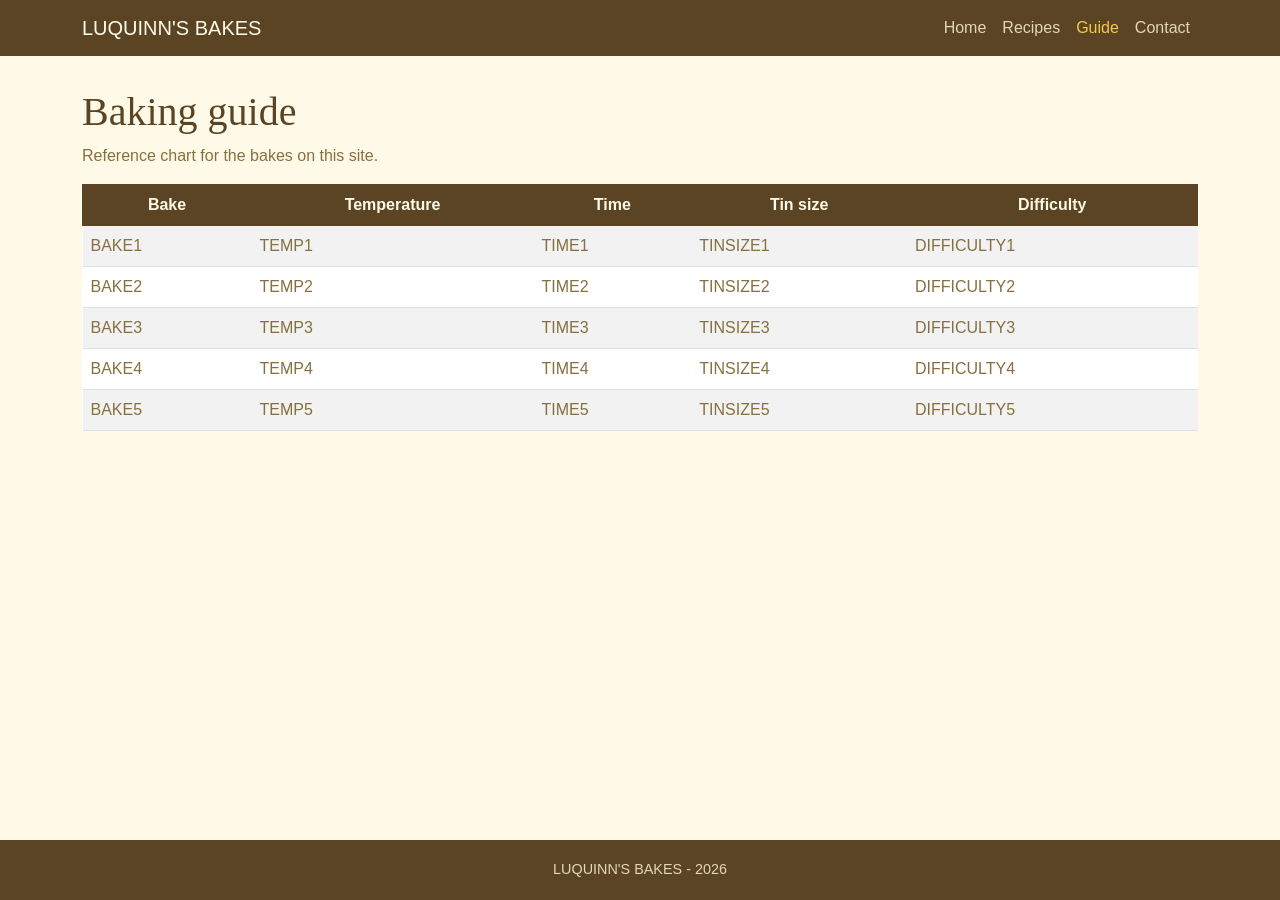
<file: 3) guide.html>
<!DOCTYPE html>
<html lang="en">
<head>
  <meta charset="UTF-8">
  <meta name="viewport" content="width=device-width, initial-scale=1.0">
  <title>Guide | LUQUINN'S BAKES </title>
  <link href="https://cdn.jsdelivr.net/npm/bootstrap@5.3.3/dist/css/bootstrap.min.css" rel="stylesheet">
  <link rel="stylesheet" href="css/style.css">
</head>
<body>

  <nav class="navbar navbar-expand-lg">
    <div class="container">
      <a class="navbar-brand" href="index.html">LUQUINN'S BAKES</a>
      <button class="navbar-toggler" type="button" data-bs-toggle="collapse" data-bs-target="#navMenu">
        <span class="navbar-toggler-icon"></span>
      </button>
      <div class="collapse navbar-collapse" id="navMenu">
        <ul class="navbar-nav ms-auto">
          <li class="nav-item"><a class="nav-link" href="index.html">Home</a></li>
          <li class="nav-item"><a class="nav-link" href="gallery.html">Recipes</a></li>
          <li class="nav-item"><a class="nav-link active" href="guide.html">Guide</a></li>
          <li class="nav-item"><a class="nav-link" href="contact.html">Contact</a></li>
        </ul>
      </div>
    </div>
  </nav>

  <main class="container">
    <h1>Baking guide</h1>
    <p>Reference chart for the bakes on this site.</p>

    <!-- table-striped adds alternating row colours
         table-responsive wrapper lets it scroll sideways on narrow phones -->
    <div class="table-responsive">
      <table class="table table-striped">
        <thead>
          <tr>
            <th>Bake</th>
            <th>Temperature</th>
            <th>Time</th>
            <th>Tin size</th>
            <th>Difficulty</th>
          </tr>
        </thead>
    <tbody>
          <tr>
            <td>BAKE1</td>
            <td>TEMP1</td>
            <td>TIME1</td>
            <td>TINSIZE1</td>
            <td>DIFFICULTY1</td>
          </tr>
          <tr>
            <td>BAKE2</td>
            <td>TEMP2</td>
            <td>TIME2</td>
            <td>TINSIZE2</td>
            <td>DIFFICULTY2</td>
          </tr>
          <tr>
            <td>BAKE3</td>
            <td>TEMP3</td>
            <td>TIME3</td>
            <td>TINSIZE3</td>
            <td>DIFFICULTY3</td>
          </tr>
          <tr>
            <td>BAKE4</td>
            <td>TEMP4</td>
            <td>TIME4</td>
            <td>TINSIZE4</td>
            <td>DIFFICULTY4</td>
          </tr>
          <tr>
            <td>BAKE5</td>
            <td>TEMP5</td>
            <td>TIME5</td>
            <td>TINSIZE5</td>
            <td>DIFFICULTY5</td>
          </tr>
        </tbody>
        
      </table>
    </div>
  </main>

  <footer class="text-center">
    <p>LUQUINN'S BAKES - 2026</p>
  </footer>

  <script src="https://cdn.jsdelivr.net/npm/bootstrap@5.3.3/dist/js/bootstrap.bundle.min.js"></script>
</body>
</html>
</file>
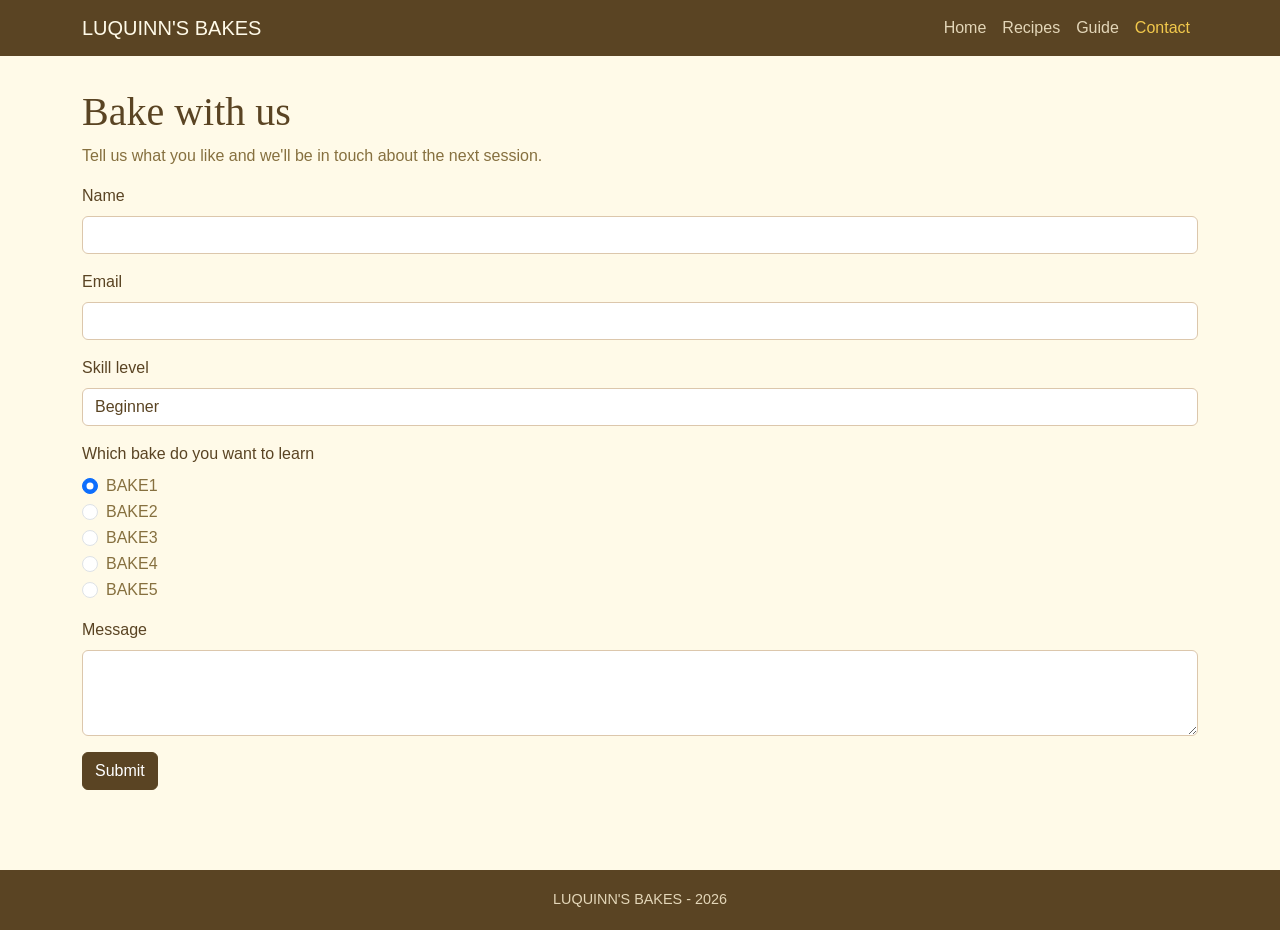
<file: 4) contact.html>
<!DOCTYPE html>
<html lang="en">
<head>
  <meta charset="UTF-8">
  <meta name="viewport" content="width=device-width, initial-scale=1.0">
  <title>Contact | LUQUINN'S BAKES</title>
  <link href="https://cdn.jsdelivr.net/npm/bootstrap@5.3.3/dist/css/bootstrap.min.css" rel="stylesheet">
  <link rel="stylesheet" href="css/style.css">
</head>
<body>

<nav class="navbar navbar-expand-lg">
    <div class="container">
      <a class="navbar-brand" href="index.html">LUQUINN'S BAKES</a>
      <button class="navbar-toggler" type="button" data-bs-toggle="collapse" data-bs-target="#navMenu">
        <span class="navbar-toggler-icon"></span>
      </button>
      <div class="collapse navbar-collapse" id="navMenu">
        <ul class="navbar-nav ms-auto">
          <li class="nav-item"><a class="nav-link" href="index.html">Home</a></li>
          <li class="nav-item"><a class="nav-link" href="gallery.html">Recipes</a></li>
          <li class="nav-item"><a class="nav-link" href="guide.html">Guide</a></li>
          <li class="nav-item"><a class="nav-link active" href="contact.html">Contact</a></li>
        </ul>
      </div>
    </div>
  </nav>

<main class="container">
    <h1>Bake with us</h1>
    <p>Tell us what you like and we'll be in touch about the next session.</p>

    <!-- action sends the data to response.html
         method="get" puts the answers in the URL so JS can read them back -->
    <form action="response.html" method="get">

      <!-- mb-3 is Bootstrap spacing: margin-bottom, size 3 -->
      <div class="mb-3">
        <label for="name" class="form-label">Name</label>
        <input type="text" class="form-control" id="name" name="name" required>
      </div>

      <div class="mb-3">
        <label for="email" class="form-label">Email</label>
        <input type="email" class="form-control" id="email" name="email" required>
      </div>

      <div class="mb-3">
        <label for="level" class="form-label">Skill level</label>
        <select class="form-select" id="level" name="level">
          <option value="Beginner">Beginner</option>
          <option value="Intermediate">Intermediate</option>
          <option value="Advanced">Advanced</option>
        </select>
      </div>

      <!-- radios share the same name so only one can be selected -->
      <div class="mb-3">
        <p class="form-label">Which bake do you want to learn</p>
        <div class="form-check">
          <input class="form-check-input" type="radio" name="baketype" id="bake1" value="BAKE1" checked>
          <label class="form-check-label" for="bake1">BAKE1</label>
        </div>
        <div class="form-check">
          <input class="form-check-input" type="radio" name="baketype" id="bake2" value="BAKE2">
          <label class="form-check-label" for="bake2">BAKE2</label>
        </div>
        <div class="form-check">
          <input class="form-check-input" type="radio" name="baketype" id="bake3" value="BAKE3">
          <label class="form-check-label" for="bake3">BAKE3</label>
        </div>
        <div class="form-check">
          <input class="form-check-input" type="radio" name="baketype" id="bake4" value="BAKE4">
          <label class="form-check-label" for="bake4">BAKE4</label>
        </div>
        <div class="form-check">
          <input class="form-check-input" type="radio" name="baketype" id="bake5" value="BAKE5">
          <label class="form-check-label" for="bake5">BAKE5</label>
        </div>
      </div>

      <div class="mb-3">
        <label for="message" class="form-label">Message</label>
        <textarea class="form-control" id="message" name="message" rows="3"></textarea>
      </div>

      <button type="submit" class="btn btn-dark">Submit</button>

    </form>
  </main>

  <footer class="text-center">
    <p>LUQUINN'S BAKES - 2026</p>
  </footer>

  <script src="https://cdn.jsdelivr.net/npm/bootstrap@5.3.3/dist/js/bootstrap.bundle.min.js"></script>
</body>
</html>
</file>
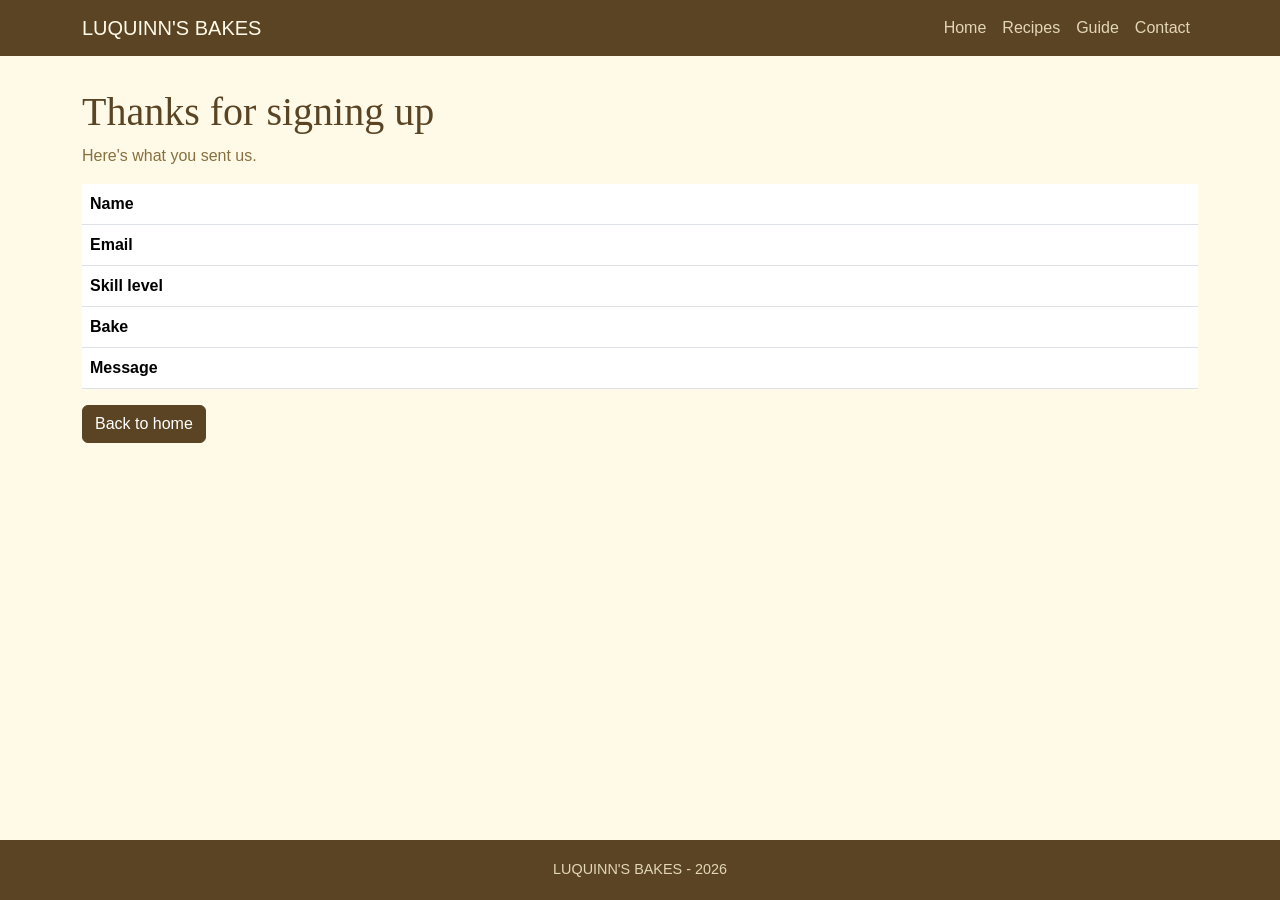
<file: 5) response.html>
<!DOCTYPE html>
<html lang="en">
<head>
  <meta charset="UTF-8">
  <meta name="viewport" content="width=device-width, initial-scale=1.0">
  <title>Thank you | LUQUINN'S BAKES</title>
  <link href="https://cdn.jsdelivr.net/npm/bootstrap@5.3.3/dist/css/bootstrap.min.css" rel="stylesheet">
  <link rel="stylesheet" href="css/style.css">
</head>
<body>

  <nav class="navbar navbar-expand-lg">
    <div class="container">
      <a class="navbar-brand" href="index.html">LUQUINN'S BAKES</a>
      <button class="navbar-toggler" type="button" data-bs-toggle="collapse" data-bs-target="#navMenu">
        <span class="navbar-toggler-icon"></span>
      </button>
      <div class="collapse navbar-collapse" id="navMenu">
        <ul class="navbar-nav ms-auto">
          <li class="nav-item"><a class="nav-link" href="index.html">Home</a></li>
          <li class="nav-item"><a class="nav-link" href="gallery.html">Recipes</a></li>
          <li class="nav-item"><a class="nav-link" href="guide.html">Guide</a></li>
          <li class="nav-item"><a class="nav-link" href="contact.html">Contact</a></li>
        </ul>
      </div>
    </div>
  </nav>

  <main class="container">
    <h1>Thanks for signing up</h1>
    <p>Here's what you sent us.</p>

    <table class="table">
      <tbody>
        <tr>
          <th>Name</th>
          <td id="outName"></td>
        </tr>
        <tr>
          <th>Email</th>
          <td id="outEmail"></td>
        </tr>
        <tr>
          <th>Skill level</th>
          <td id="outLevel"></td>
        </tr>
        <tr>
          <th>Bake</th>
          <td id="outBake"></td>
        </tr>
        <tr>
          <th>Message</th>
          <td id="outMessage"></td>
        </tr>
      </tbody>
    </table>

    <a href="index.html" class="btn btn-dark">Back to home</a>
  </main>

  <footer class="text-center">
    <p>LUQUINN'S BAKES - 2026</p>
  </footer>

  <!-- Reads the form data from the URL and shows it in the table above.
       Same method as the class FormProcessor example. -->
  <script>
    // location.search is the part of the URL after the "?"
    // e.g. "?name=Lucas&email=lucas%40gmail.com&level=Beginner"
    var formData = location.search;
    formData = formData.substring(1);          // remove the leading "?"

    // GET turns spaces into "+", so change them back to spaces
    while (formData.indexOf("+") != -1) {
      formData = formData.replace("+", " ");
    }

    formData = unescape(formData);             // decode %40 into @, etc.
    var formArray = formData.split("&");        // ["name=Lucas", "email=..."]

    // go through each pair, split it on "=", and write the value
    // into the matching cell by its id
    for (var i = 0; i < formArray.length; i++) {
      var pair = formArray[i].split("=");       // ["name", "Lucas"]
      var field = pair[0];
      var value = pair[1];

      switch (field) {
        case "name":
          document.getElementById("outName").innerHTML = value;
          break;
        case "email":
          document.getElementById("outEmail").innerHTML = value;
          break;
        case "level":
          document.getElementById("outLevel").innerHTML = value;
          break;
        case "baketype":
          document.getElementById("outBake").innerHTML = value;
          break;
        case "message":
          document.getElementById("outMessage").innerHTML = value;
          break;
      }
    }
  </script>

  <script src="https://cdn.jsdelivr.net/npm/bootstrap@5.3.3/dist/js/bootstrap.bundle.min.js"></script>
</body>
</html>
</file>
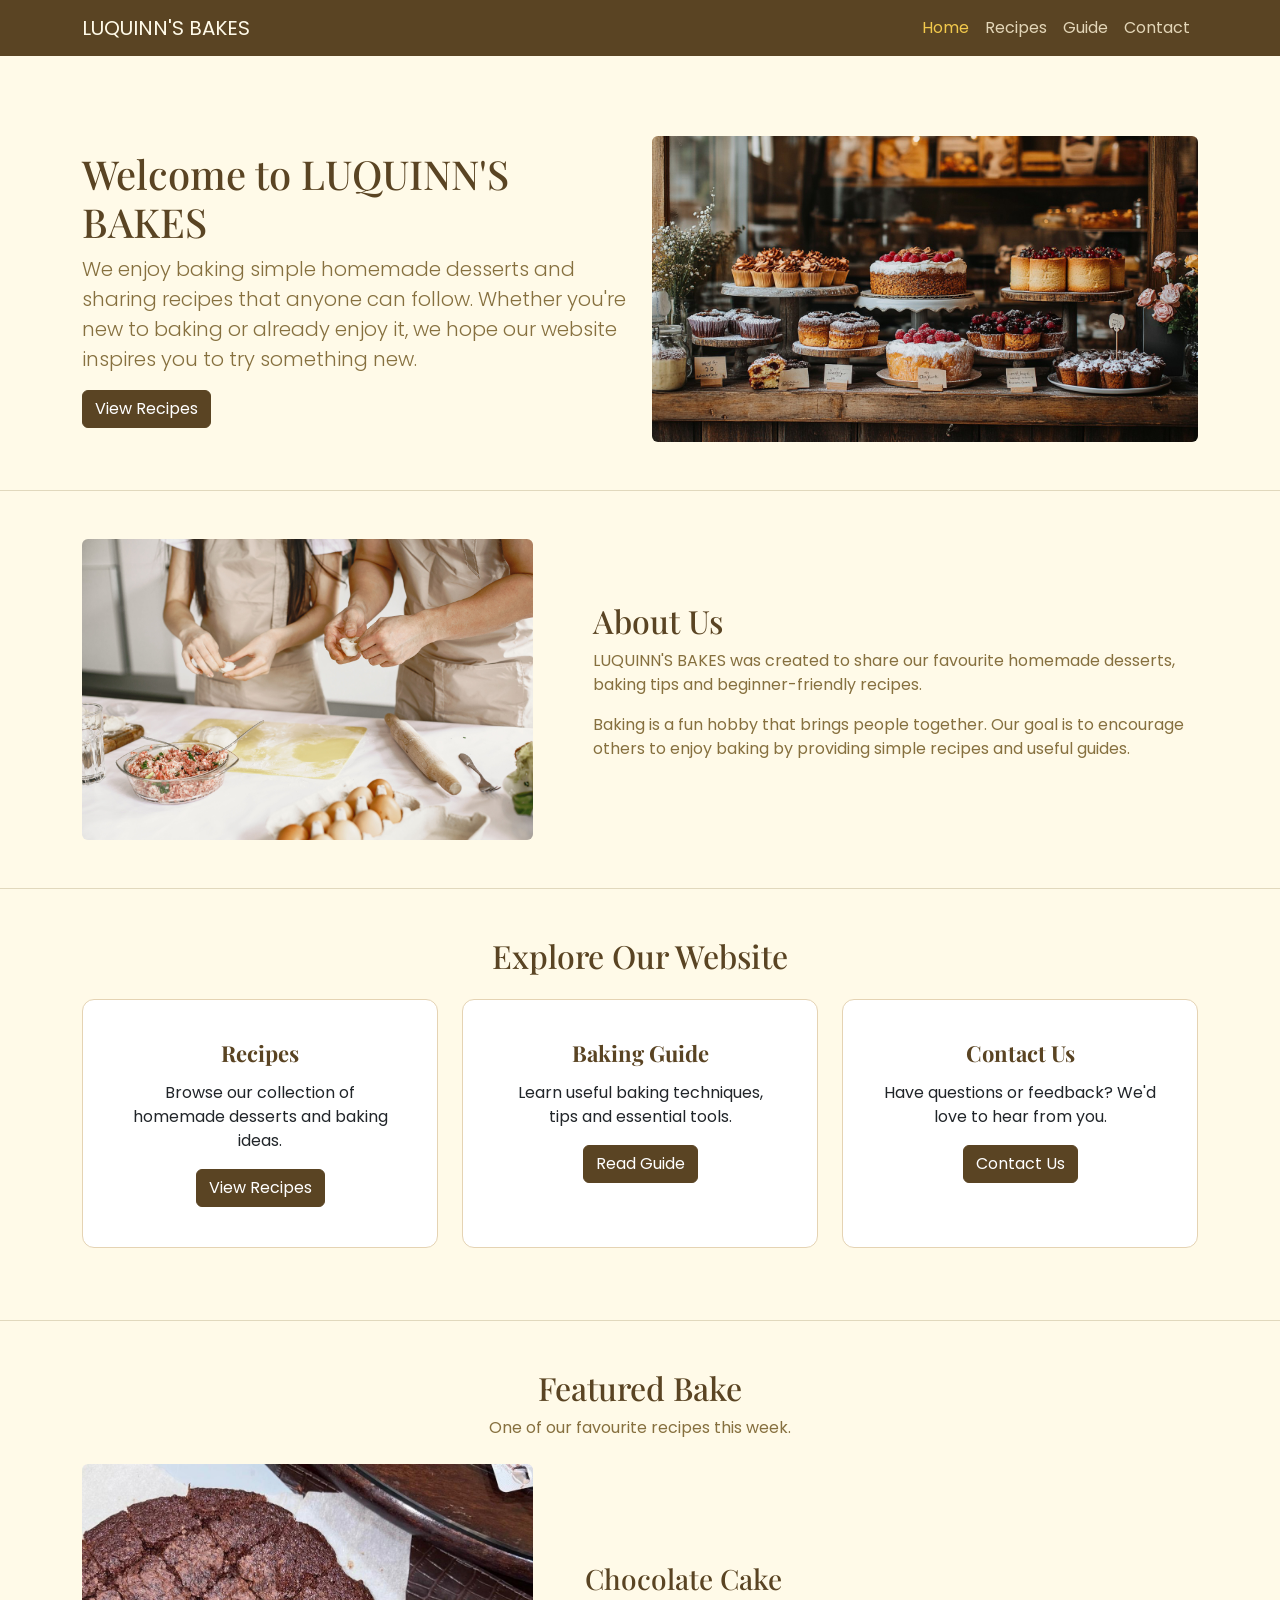
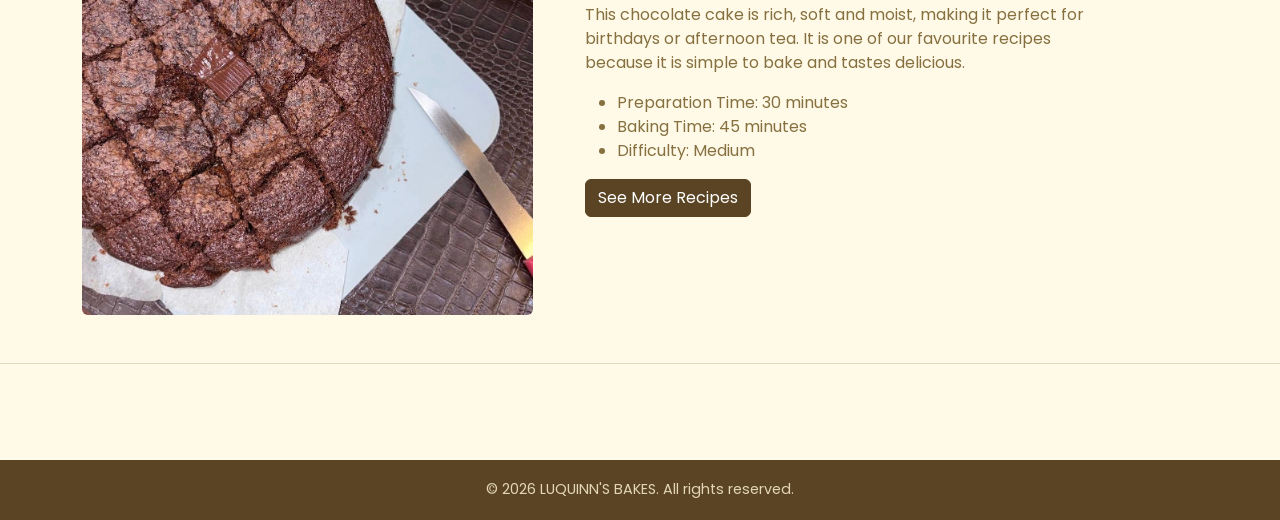
<file: ahomepage.html>
<!DOCTYPE html>
<html lang="en">

<head>

    <meta charset="UTF-8">
    <meta name="viewport" content="width=device-width, initial-scale=1.0">

    <title>LUQUINN'S BAKES | Home</title>

    <!-- Bootstrap CSS -->
    <link href="https://cdn.jsdelivr.net/npm/bootstrap@5.3.8/dist/css/bootstrap.min.css" rel="stylesheet">

    <!-- Google Fonts -->
    <link href="https://fonts.googleapis.com/css2?family=Playfair+Display:wght@700&family=Poppins:wght@300;400;500&display=swap" rel="stylesheet">

    <!-- Custom CSS -->
    <link rel="stylesheet" href="css/style.css">

</head>

<body>

    <!--  NAVIGATION -->

    <nav class="navbar navbar-expand-lg">       
    <!-- Bootstrap navbar. navbar-expand-lg = show the full horizontal menu on large screens, collapse to a hamburger below "large." -->

        <div class="container">
        <!-- Bootstrap container — centers content and gives it a max-width with side margins. -->

            <a class="navbar-brand" href="ahomepage.html">
                LUQUINN'S BAKES
            </a>

            <button class="navbar-toggler"
                    type="button"
                    data-bs-toggle="collapse"
                    data-bs-target="#navbarNav">

                <span class="navbar-toggler-icon"></span>

            </button>
            <!-- The hamburger button, shown on small screens. 
            data-bs-toggle="collapse" + data-bs-target="#navbarNav" tell Bootstrap's JavaScript: on click, show/hide the element with id navbarNav. 
            The <span> is the three-line icon. -->

            <div class="collapse navbar-collapse" id="navbarNav">
            <!-- The menu that collapses. collapse hides it on small screens until the hamburger is tapped; its id matches the button's target. -->

                <ul class="navbar-nav ms-auto">
                <!-- The list of nav links. ms-auto = margin-start auto, pushing the links to the right side of the bar. -->

                    <li class="nav-item">
                        <a class="nav-link active" href="ahomepage.html">Home</a>
                    </li>

                    <li class="nav-item">
                        <a class="nav-link" href="brecipes.html">Recipes</a>
                    </li>

                    <li class="nav-item">
                        <a class="nav-link" href="cguide.html">Guide</a>
                    </li>

                    <li class="nav-item">
                        <a class="nav-link" href="dcontact.html">Contact</a>
                    </li>

                </ul>

            </div>

        </div>

    </nav>

    <main>

        <!--  WELCOME  -->

        <section class="container my-5">
        <!-- The hero section. container centers/limits width; my-5 = large vertical margin (top and bottom). -->

            <div class="row align-items-center">
            <!-- A Bootstrap grid row. align-items-center vertically centers the columns against each other, so the text and image line up in the middle rather than at the top. -->

                <div class="col-lg-6">
                <!-- Left column, col-lg-6 = 6 of 12 grid columns (half width) on large screens. -->

                    <h1>Welcome to LUQUINN'S BAKES</h1>

                    <p class="lead">

                        We enjoy baking simple homemade desserts and
                        sharing recipes that anyone can follow.
                        Whether you're new to baking or already enjoy it,
                        we hope our website inspires you to try something new.

                    </p>

                    <a href="brecipes.html" class="btn btn-dark">
                    <!-- A link styled as a button -->

                        View Recipes

                    </a>

                </div>

                <div class="col-lg-6 text-center">
                    <img src="images/hero image.jpg"
                         class="img-fluid rounded"      
                         alt="Homepage">

                </div>
                <!-- img-fluid scales the hero image to responsively to fit 
                rounded gives rounded corners
                alt="Homepage" is fallback/screen-reader text -->

            </div>

        </section>

        <hr>

        <!--  ABOUT  -->

        <section class="container my-5 about-section">
        <!-- about-section class is custom hook so the CSS can add the wider image-to-text gap only to this section. -->

            <div class="row align-items-center">

                <div class="col-lg-5 text-center">
                    <img src="images/pplbakingtgt.jpg"
                         class="img-fluid rounded"
                         alt="About Us">

                </div>

                <div class="col-lg-7">

                    <h2>About Us</h2>

                    <p>

                        LUQUINN'S BAKES was created to share our favourite
                        homemade desserts, baking tips and beginner-friendly
                        recipes.

                    </p>

                    <p>

                        Baking is a fun hobby that brings people together.
                        Our goal is to encourage others to enjoy baking by
                        providing simple recipes and useful guides.

                    </p>

                </div>

            </div>

        </section>

        <hr>

        <!-- EXPLORE  -->

        <section class="container my-5">

            <h2 class="text-center mb-4">
            <!-- text-center = Centered heading, mb-4 = margin below -->

                Explore Our Website

            </h2>

            <div class="row">

                <!-- Recipes -->

                <div class="col-md-4 mb-4">

                    <div class="card h-100">

                        <div class="card-body text-center">

                            <h4>

                                Recipes

                            </h4>

                            <p>

                                Browse our collection of homemade
                                desserts and baking ideas.

                            </p>

                            <a href="brecipes.html"
                               class="btn btn-dark">

                                View Recipes

                            </a>

                        </div>

                    </div>

                </div>

                <!-- Guide -->

                <div class="col-md-4 mb-4">

                    <div class="card h-100">

                        <div class="card-body text-center">

                            <h4>

                                Baking Guide

                            </h4>

                            <p>

                                Learn useful baking techniques,
                                tips and essential tools.

                            </p>

                            <a href="cguide.html"
                               class="btn btn-dark">

                                Read Guide

                            </a>

                        </div>

                    </div>

                </div>

                <!-- Contact -->

                <div class="col-md-4 mb-4">

                    <div class="card h-100">

                        <div class="card-body text-center">

                            <h4>

                                Contact Us

                            </h4>

                            <p>

                                Have questions or feedback?
                                We'd love to hear from you.

                            </p>

                            <a href="dcontact.html"
                               class="btn btn-dark">

                                Contact Us

                            </a>

                        </div>

                    </div>

                </div>

            </div>

        </section>

        <hr>

                <!-- FEATURED BAKE  -->

        <section class="container my-5">

            <div class="text-center mb-4">

                <h2>Featured Bake</h2>

                <p>

                    One of our favourite recipes this week.

                </p>

            </div>

            <div class="row align-items-center">

                <div class="col-lg-5 text-center">
                    <img src="images/choco cake square.jpeg"
                        class="img-fluid rounded"
                        alt="Chocolate Cake">

                </div>
                <!-- Another vertically-centered two-column row. Left column (col-lg-5) holds the cake image. -->

                <div class="col-lg-6 featured-text">

                    <h3>Chocolate Cake</h3>

                    <p>

                        This chocolate cake is rich, soft and moist,
                        making it perfect for birthdays or afternoon tea.
                        It is one of our favourite recipes because it is
                        simple to bake and tastes delicious.

                    </p>

                    <ul>

                        <li>Preparation Time: 30 minutes</li>

                        <li>Baking Time: 45 minutes</li>

                        <li>Difficulty: Medium</li>

                    </ul>

                    <a href="brecipes.html"
                        class="btn btn-dark">

                        See More Recipes

                    </a>

                </div>

            </div>

        </section>

        <hr>

    </main>

    <!-- FOOTER  -->

    <footer>

        <div class="container text-center">

            <p>

                © 2026 LUQUINN'S BAKES. All rights reserved.

            </p>

        </div>

    </footer>

    <!-- Bootstrap JavaScript -->

    <script src="https://cdn.jsdelivr.net/npm/bootstrap@5.3.8/dist/js/bootstrap.bundle.min.js"></script>

    <!-- Custom JavaScript -->

    <script src="js/script.js"></script>

</body>

</html>
</file>
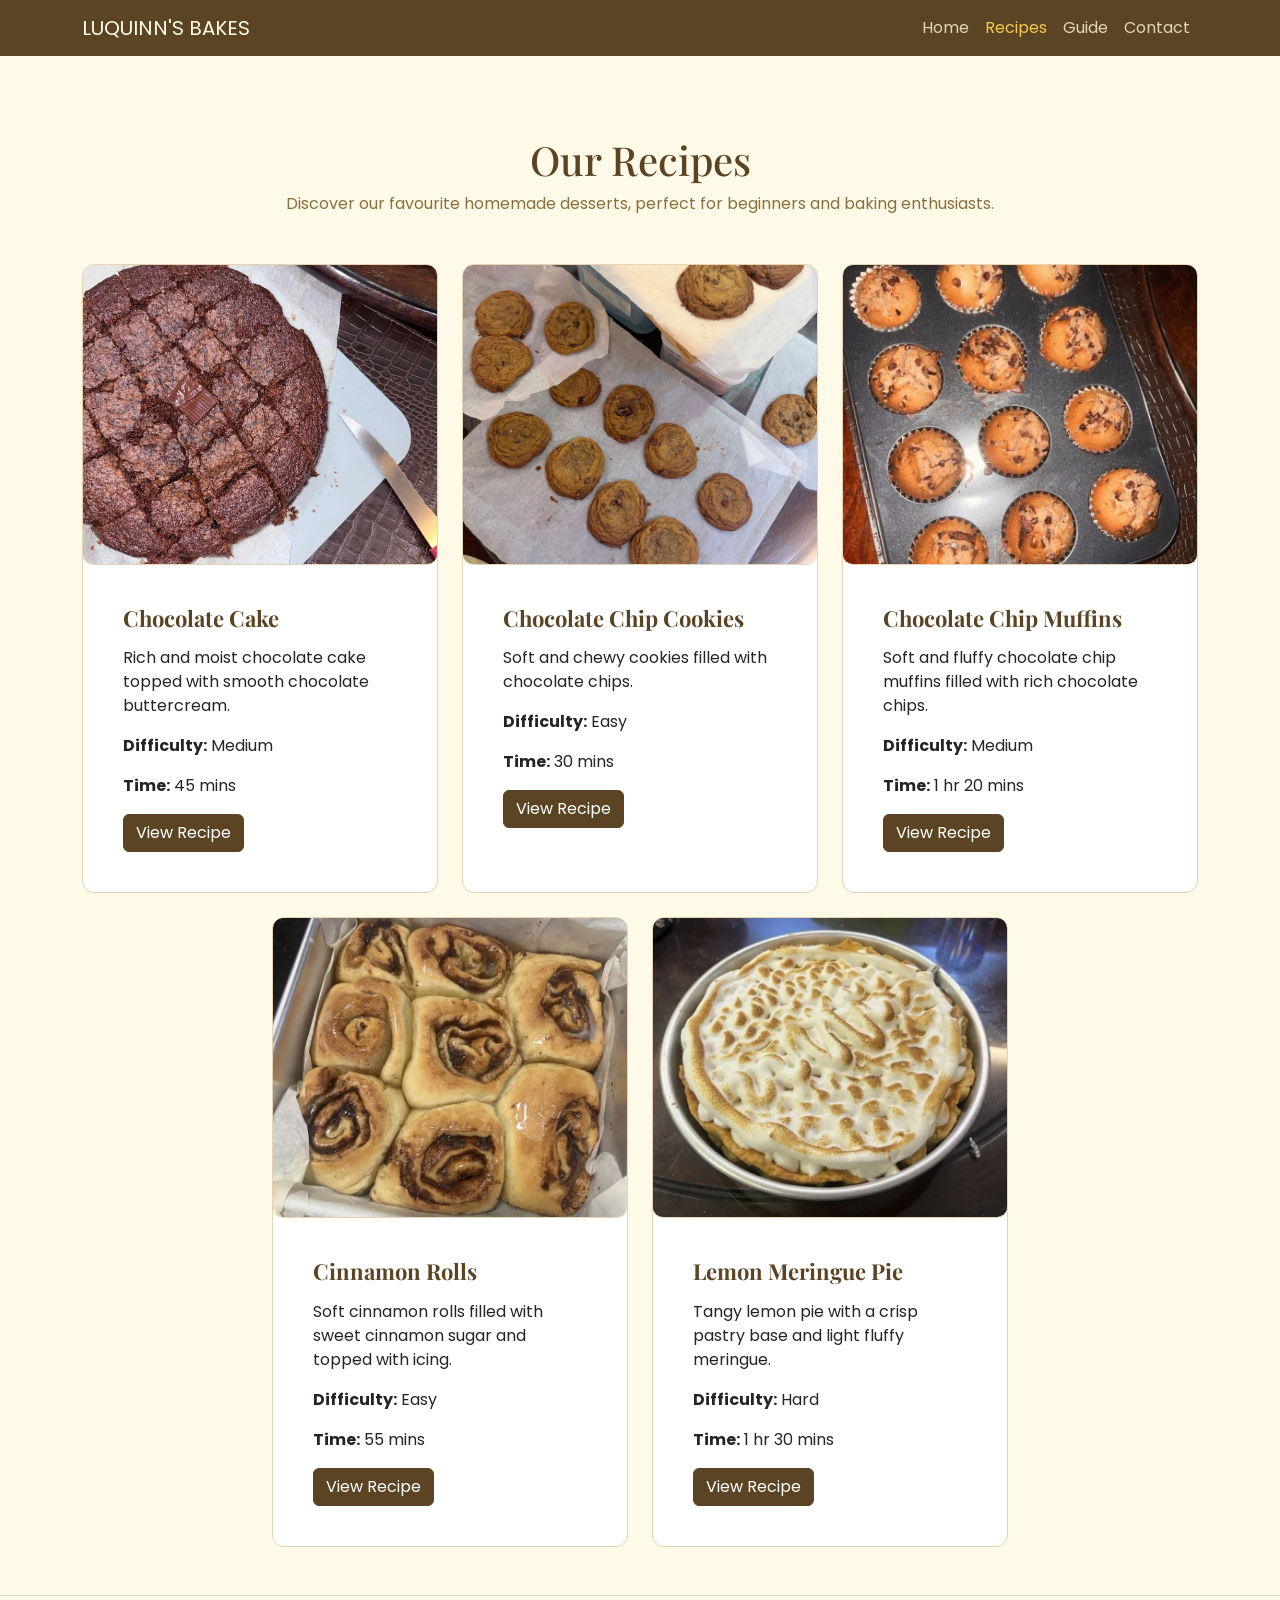
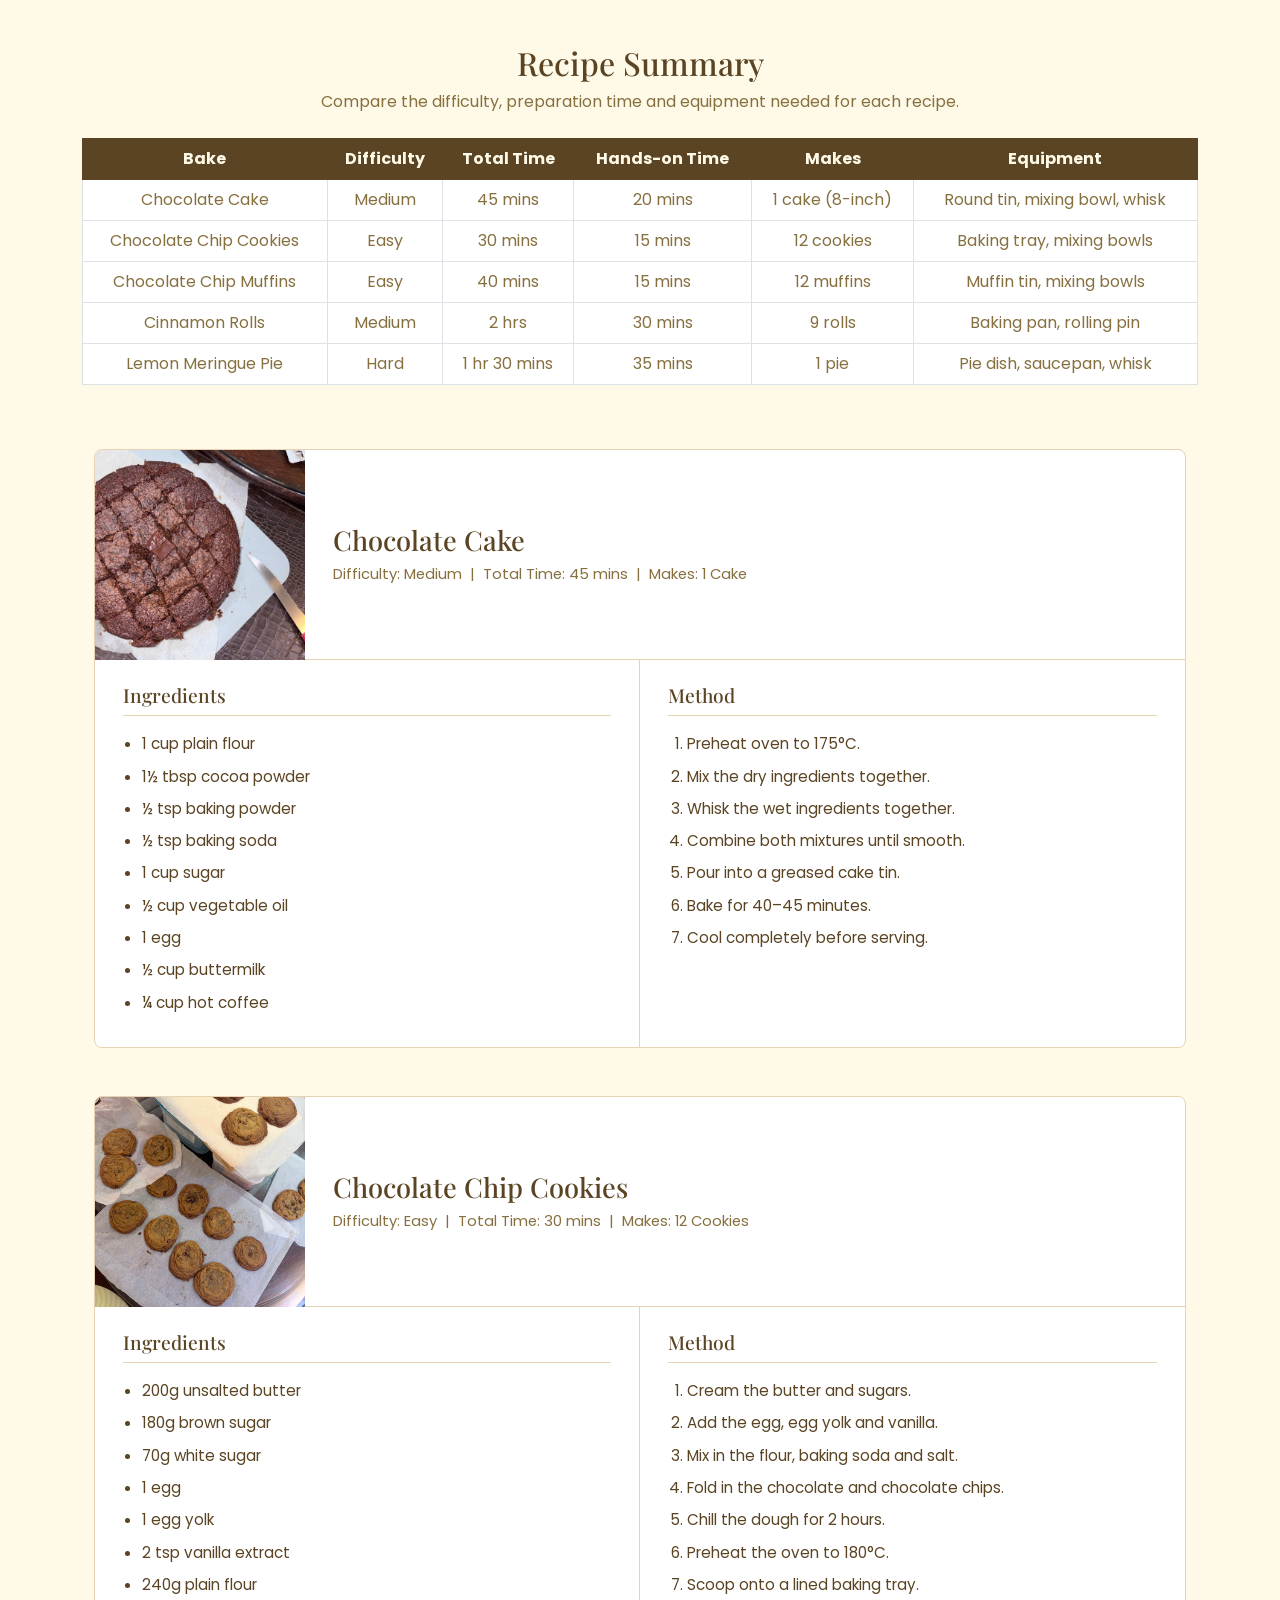
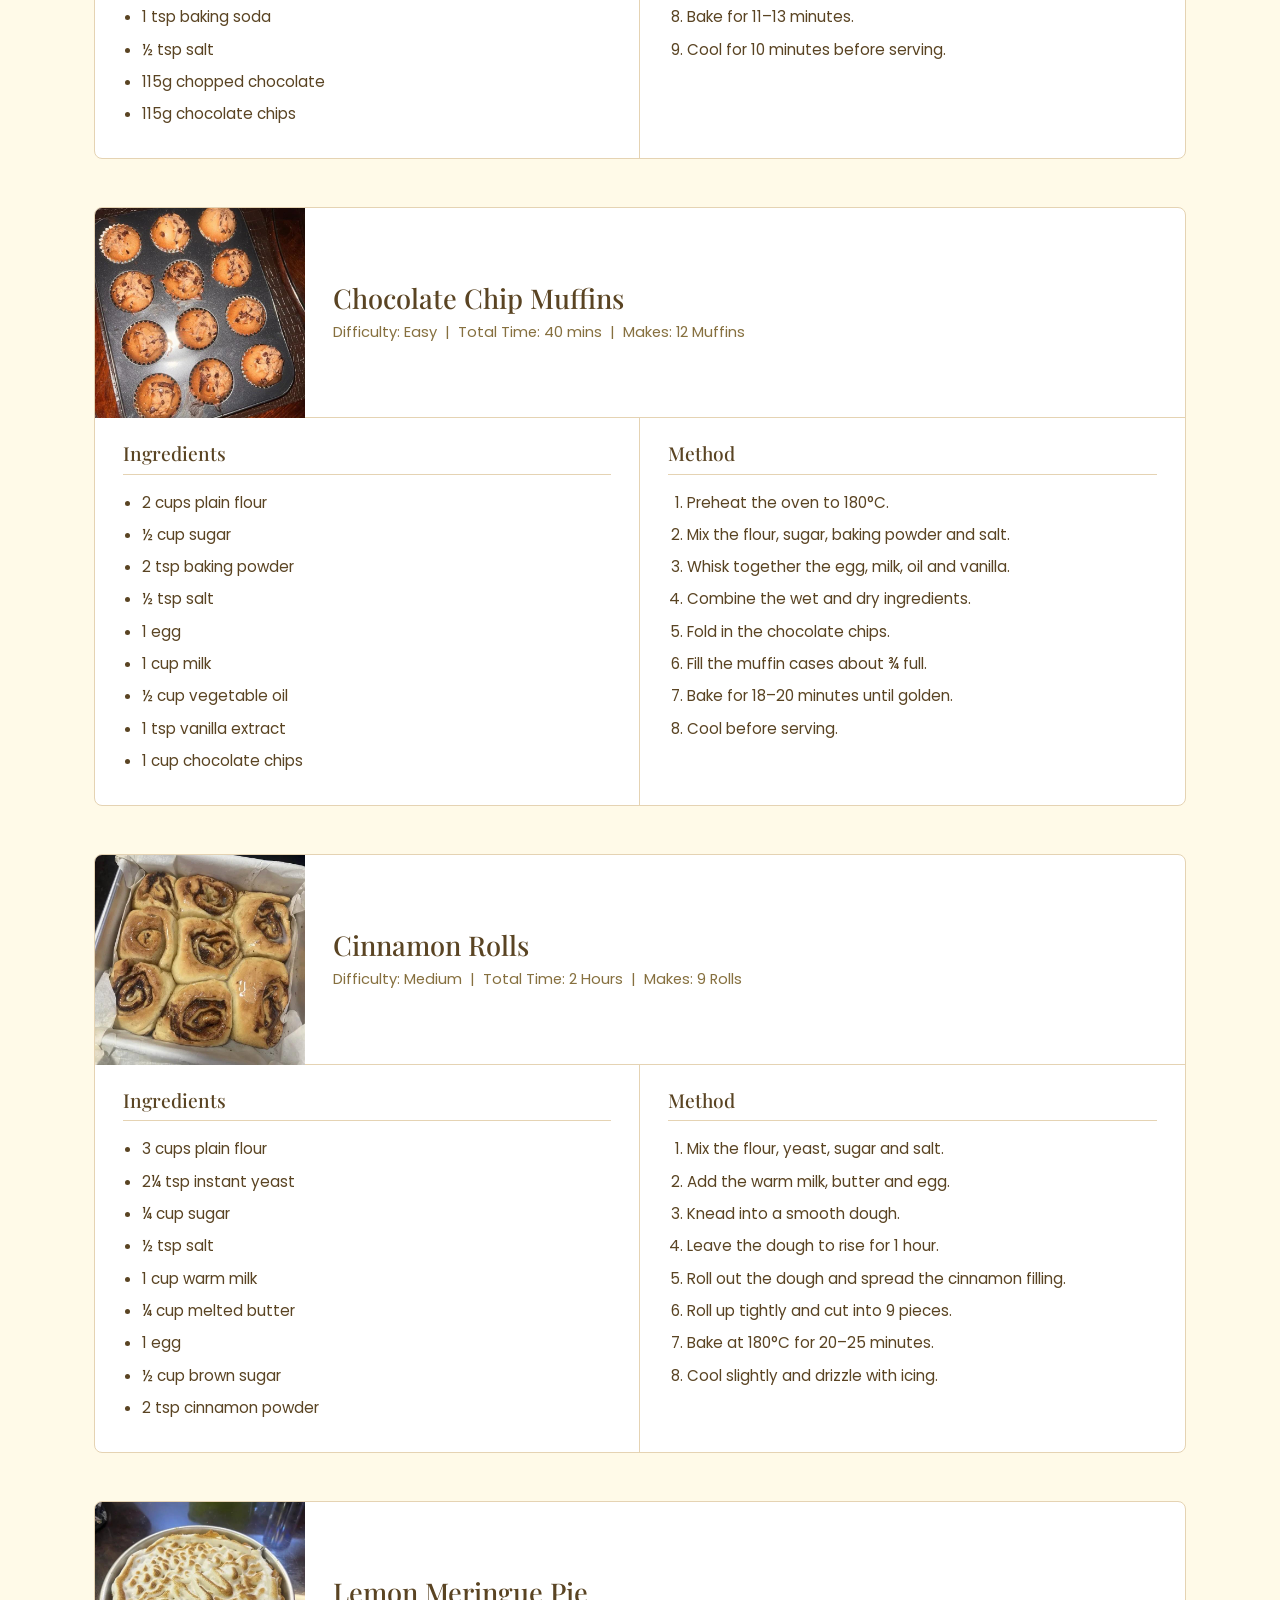
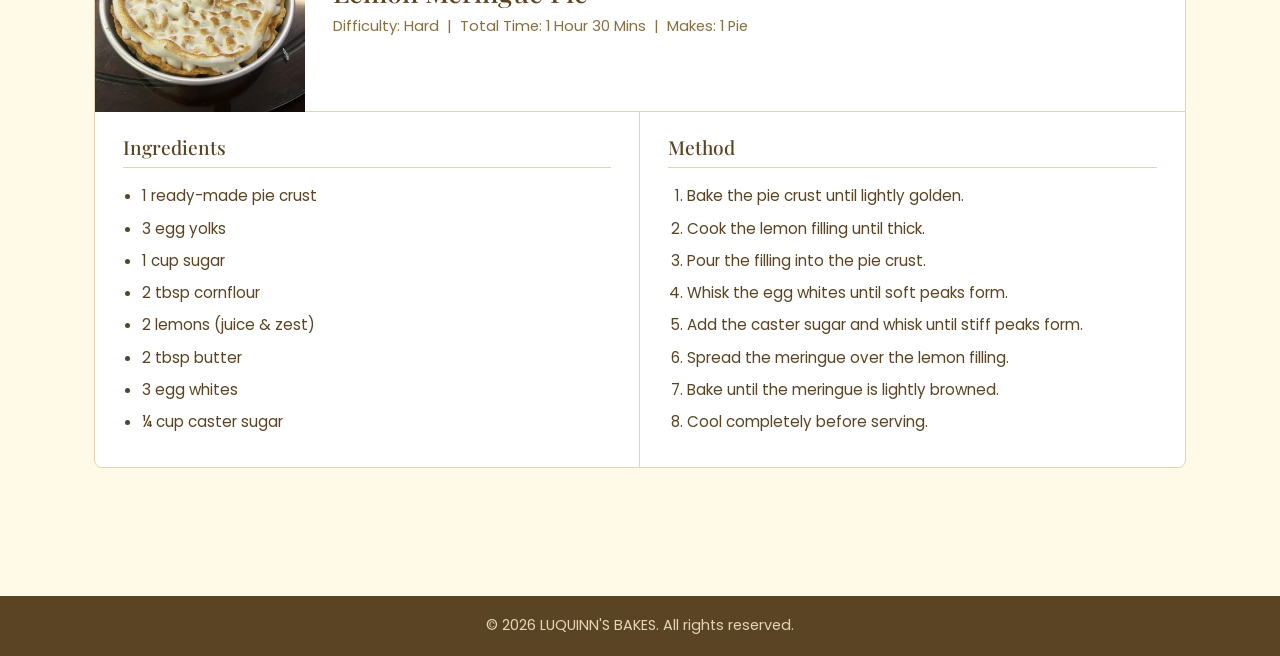
<file: brecipes.html>
<!DOCTYPE html>
<html lang="en">

<head>

    <meta charset="UTF-8">
    <meta name="viewport" content="width=device-width, initial-scale=1.0">

    <title>LUQUINN'S BAKES | Recipes</title>

    <!-- Bootstrap CSS -->
    <link href="https://cdn.jsdelivr.net/npm/bootstrap@5.3.8/dist/css/bootstrap.min.css" rel="stylesheet">

    <!-- Google Fonts -->
    <link href="https://fonts.googleapis.com/css2?family=Playfair+Display:wght@700&family=Poppins:wght@300;400;500&display=swap" rel="stylesheet">

    <!-- Custom CSS -->
    <link rel="stylesheet" href="css/style.css">

</head>

<body>

    <!--  NAVBAR  -->

    <nav class="navbar navbar-expand-lg">

        <div class="container">

            <a class="navbar-brand" href="ahomepage.html">
                LUQUINN'S BAKES
            </a>

            <button class="navbar-toggler"
                type="button"
                data-bs-toggle="collapse"
                data-bs-target="#navbarNav">

                <span class="navbar-toggler-icon"></span>

            </button>

            <div class="collapse navbar-collapse" id="navbarNav">

                <ul class="navbar-nav ms-auto">

                    <li class="nav-item">
                        <a class="nav-link" href="ahomepage.html">Home</a>
                    </li>

                    <li class="nav-item">
                        <a class="nav-link active" href="brecipes.html">Recipes</a>
                    </li>

                    <li class="nav-item">
                        <a class="nav-link" href="cguide.html">Guide</a>
                    </li>

                    <li class="nav-item">
                        <a class="nav-link" href="dcontact.html">Contact</a>
                    </li>

                </ul>

            </div>

        </div>

    </nav>

    <main>

        <!-- PAGE TITLE  -->

        <section class="container text-center my-5">
        <!-- centered intro block. container centers/limits width
            text-center centers the text
            my-5 = large vertical margin. -->

            <h1>Our Recipes</h1>

            <p>

                Discover our favourite homemade desserts,
                perfect for beginners and baking enthusiasts.

            </p>

        </section>

        <!--  OUR RECIPES  -->

<section class="container mb-5">
<!-- mb-5 = margin below. -->

    <div class="row justify-content-center g-4">
    <!-- row starts the grid
    justify-content-center centers the cards horizontally
    g-4 is Bootstrap's gutter class, it adds spacing between grid columns (both horizontal and vertical)
    -->

        <!-- Chocolate Cake -->

        <div class="col-lg-4 col-md-6">
        <!-- Two responsive widths:
        col-lg-4 = 4 of 12 (a third) on large screens → 3 cards per row
        col-md-6 = 6 of 12 (half) on medium screens → 2 cards per row
        on small screens (no class given) it defaults to full width → 1 per row.
        the card count adapts to screen size.
        -->

            <div class="card h-100">
            <!-- h-100 = full height -->

                <img src="images/choco cake square.jpeg"
                    class="card-img-top"
                    alt="Chocolate Cake">
                    <!-- card-img-top is Bootstrap's style for an image at the top of a card (rounds the top corners to match). -->

                <div class="card-body">

                    <h4 class="card-title">
                    <!-- card-title styles the card's heading. -->

                        Chocolate Cake

                    </h4>

                    <p>

                        Rich and moist chocolate cake topped with
                        smooth chocolate buttercream.

                    </p>

                    <p>

                        <strong>Difficulty:</strong> Medium
                        <!-- <strong> makes text bold and carries semantic "importance" meaning -->

                    </p>

                    <p>

                        <strong>Time:</strong> 45 mins
                        <!-- <strong> makes text bold and carries semantic "importance" meaning -->

                    </p>

                    <a href="#cake" class="btn btn-dark">
                    <!-- href="#cake" is an anchor link — it jumps down the same page to the element with id="cake". 
                     The # means "an id on this page," -->

                        View Recipe

                    </a>

                </div>

            </div>

        </div>

        <!-- Chocolate Chip Cookies -->

        <div class="col-lg-4 col-md-6">

            <div class="card h-100">

                <img src="images/choco cookies square.jpeg"
                    class="card-img-top"
                    alt="Chocolate Chip Cookies">

                <div class="card-body">

                    <h4 class="card-title">

                        Chocolate Chip Cookies

                    </h4>

                    <p>

                        Soft and chewy cookies filled with
                        chocolate chips.

                    </p>

                    <p>

                        <strong>Difficulty:</strong> Easy

                    </p>

                    <p>

                        <strong>Time:</strong> 30 mins

                    </p>

                    <a href="#cookies" class="btn btn-dark">

                        View Recipe

                    </a>

                </div>

            </div>

        </div>

        <!-- Chocolate Chip Muffins -->

        <div class="col-lg-4 col-md-6">

            <div class="card h-100">

                <img src="images/choco muffins square.jpeg"
                    class="card-img-top"
                    alt="Chocolate Chip Muffins">

                <div class="card-body">

                    <h4 class="card-title">

                        Chocolate Chip Muffins

                    </h4>

                    <p>

                        Soft and fluffy chocolate chip muffins
                        filled with rich chocolate chips.

                    </p>

                    <p>

                        <strong>Difficulty:</strong> Medium

                    </p>

                    <p>

                        <strong>Time:</strong> 1 hr 20 mins

                    </p>

                    <a href="#muffins" class="btn btn-dark">

                        View Recipe

                    </a>

                </div>

            </div>

        </div>

        <!-- Cinnamon Rolls -->

        <div class="col-lg-4 col-md-6">

            <div class="card h-100">

                <img src="images/cinammon square.jpeg"
                    class="card-img-top"
                    alt="Cinnamon Rolls">

                <div class="card-body">

                    <h4 class="card-title">

                        Cinnamon Rolls

                    </h4>

                    <p>

                        Soft cinnamon rolls filled with sweet
                        cinnamon sugar and topped with icing.

                    </p>

                    <p>

                        <strong>Difficulty:</strong> Easy

                    </p>

                    <p>

                        <strong>Time:</strong> 55 mins

                    </p>

                    <a href="#rolls" class="btn btn-dark">

                        View Recipe

                    </a>

                </div>

            </div>

        </div>

        <!-- Lemon Meringue Pie -->

        <div class="col-lg-4 col-md-6">

            <div class="card h-100">

                <img src="images/lemon square.jpeg"
                    class="card-img-top"
                    alt="Lemon Meringue Pie">

                <div class="card-body">

                    <h4 class="card-title">

                        Lemon Meringue Pie

                    </h4>

                    <p>

                        Tangy lemon pie with a crisp pastry base
                        and light fluffy meringue.

                    </p>

                    <p>

                        <strong>Difficulty:</strong> Hard

                    </p>

                    <p>

                        <strong>Time:</strong> 1 hr 30 mins

                    </p>

                    <a href="#pie" class="btn btn-dark">

                        View Recipe

                    </a>

                </div>

            </div>

        </div>

    </div>

</section>

<hr>
    
    <!--  RECIPE SUMMARY  -->

<section class="container my-5">

    <div class="text-center mb-4">

        <h2>Recipe Summary</h2>

        <p>

            Compare the difficulty, preparation time and equipment
            needed for each recipe.

        </p>

    </div>

    <div class="table-responsive">
    <!-- Wrapper that makes the table scroll sideways on small screens instead of overflowing the page. -->

        <table class="table table-bordered text-center align-middle">
        <!-- table + table-bordered = Bootstrap table styling with borders on all cells 
        text-center centers cell text
        align-middle centers it vertically in taller rows.
        -->

            <thead>

                <tr>

                    <th>Bake</th>
                    <th>Difficulty</th>
                    <th>Total Time</th>
                    <th>Hands-on Time</th>
                    <th>Makes</th>
                    <th>Equipment</th>

                </tr>

            </thead>

            <tbody>

                <tr>

                    <td>Chocolate Cake</td>
                    <td>Medium</td>
                    <td>45 mins</td>
                    <td>20 mins</td>
                    <td>1 cake (8-inch)</td>
                    <td>Round tin, mixing bowl, whisk</td>

                </tr>

                <tr>

                    <td>Chocolate Chip Cookies</td>
                    <td>Easy</td>
                    <td>30 mins</td>
                    <td>15 mins</td>
                    <td>12 cookies</td>
                    <td>Baking tray, mixing bowls</td>

                </tr>

                <tr>

                    <td>Chocolate Chip Muffins</td>
                    <td>Easy</td>
                    <td>40 mins</td>
                    <td>15 mins</td>
                    <td>12 muffins</td>
                    <td>Muffin tin, mixing bowls</td>

                </tr>

                <tr>

                    <td>Cinnamon Rolls</td>
                    <td>Medium</td>
                    <td>2 hrs</td>
                    <td>30 mins</td>
                    <td>9 rolls</td>
                    <td>Baking pan, rolling pin</td>

                </tr>

                <tr>

                    <td>Lemon Meringue Pie</td>
                    <td>Hard</td>
                    <td>1 hr 30 mins</td>
                    <td>35 mins</td>
                    <td>1 pie</td>
                    <td>Pie dish, saucepan, whisk</td>

                </tr>

            </tbody>

        </table>

    </div>

<!-- CHOCOLATE CAKE -->

<section id="cake" class="container my-5">
<!-- id="cake" is the target the browse card's href="#cake" jumps to. So clicking "View Recipe" up top scrolls here. -->

    <article class="simple-recipe">
    <!-- <article> is a semantic tag for a self-contained piece of content -->

        <div class="sr-head">
        <!-- sr-head is a flexbox putting the image and text side by side. -->

            <img class="sr-img" src="images/choco cake square.jpeg" alt="Chocolate Cake">
            <!-- sr-img is the full-height recipe image. -->

            <div class="sr-headtext">
            <!-- sr-headtext holds the title (<h2>) and the meta line. -->

                <h2>Chocolate Cake</h2>
                <p class="sr-meta">Difficulty: Medium &nbsp;|&nbsp; Total Time: 45 mins &nbsp;|&nbsp; Makes: 1 Cake</p>
                <!-- &nbsp; is a non-breaking space — a space that won't collapse or line-break, used here around the | separators so they stay evenly spaced. -->
                 
            </div>
        </div>

        <div class="sr-body">
            <div class="sr-col">
                <h3>Ingredients</h3>
                <ul>
                    <li>1 cup plain flour</li>
                    <li>1½ tbsp cocoa powder</li>
                    <li>½ tsp baking powder</li>
                    <li>½ tsp baking soda</li>
                    <li>1 cup sugar</li>
                    <li>½ cup vegetable oil</li>
                    <li>1 egg</li>
                    <li>½ cup buttermilk</li>
                    <li>¼ cup hot coffee</li>
                </ul>
            </div>
            <div class="sr-col">
                <h3>Method</h3>
                <ol>
                    <li>Preheat oven to 175°C.</li>
                    <li>Mix the dry ingredients together.</li>
                    <li>Whisk the wet ingredients together.</li>
                    <li>Combine both mixtures until smooth.</li>
                    <li>Pour into a greased cake tin.</li>
                    <li>Bake for 40–45 minutes.</li>
                    <li>Cool completely before serving.</li>
                </ol>
            </div>
        </div>

    </article>

</section>

<!-- CHOCOLATE CHIP COOKIES -->

<section id="cookies" class="container my-5">

    <article class="simple-recipe">

        <div class="sr-head">
            <img class="sr-img" src="images/choco cookies square.jpeg" alt="Chocolate Chip Cookies">
            <div class="sr-headtext">
                <h2>Chocolate Chip Cookies</h2>
                <p class="sr-meta">Difficulty: Easy &nbsp;|&nbsp; Total Time: 30 mins &nbsp;|&nbsp; Makes: 12 Cookies</p>
            </div>
        </div>

        <div class="sr-body">
            <div class="sr-col">
                <h3>Ingredients</h3>
                <ul>
                    <li>200g unsalted butter</li>
                    <li>180g brown sugar</li>
                    <li>70g white sugar</li>
                    <li>1 egg</li>
                    <li>1 egg yolk</li>
                    <li>2 tsp vanilla extract</li>
                    <li>240g plain flour</li>
                    <li>1 tsp baking soda</li>
                    <li>½ tsp salt</li>
                    <li>115g chopped chocolate</li>
                    <li>115g chocolate chips</li>
                </ul>
            </div>
            <div class="sr-col">
                <h3>Method</h3>
                <ol>
                    <li>Cream the butter and sugars.</li>
                    <li>Add the egg, egg yolk and vanilla.</li>
                    <li>Mix in the flour, baking soda and salt.</li>
                    <li>Fold in the chocolate and chocolate chips.</li>
                    <li>Chill the dough for 2 hours.</li>
                    <li>Preheat the oven to 180°C.</li>
                    <li>Scoop onto a lined baking tray.</li>
                    <li>Bake for 11–13 minutes.</li>
                    <li>Cool for 10 minutes before serving.</li>
                </ol>
            </div>
        </div>

    </article>

</section>

<!-- CHOCOLATE CHIP MUFFINS -->

<section id="muffins" class="container my-5">

    <article class="simple-recipe">

        <div class="sr-head">
            <img class="sr-img" src="images/choco muffins square.jpeg" alt="Chocolate Chip Muffins">
            <div class="sr-headtext">
                <h2>Chocolate Chip Muffins</h2>
                <p class="sr-meta">Difficulty: Easy &nbsp;|&nbsp; Total Time: 40 mins &nbsp;|&nbsp; Makes: 12 Muffins</p>
            </div>
        </div>

        <div class="sr-body">
            <div class="sr-col">
                <h3>Ingredients</h3>
                <ul>
                    <li>2 cups plain flour</li>
                    <li>½ cup sugar</li>
                    <li>2 tsp baking powder</li>
                    <li>½ tsp salt</li>
                    <li>1 egg</li>
                    <li>1 cup milk</li>
                    <li>½ cup vegetable oil</li>
                    <li>1 tsp vanilla extract</li>
                    <li>1 cup chocolate chips</li>
                </ul>
            </div>
            <div class="sr-col">
                <h3>Method</h3>
                <ol>
                    <li>Preheat the oven to 180°C.</li>
                    <li>Mix the flour, sugar, baking powder and salt.</li>
                    <li>Whisk together the egg, milk, oil and vanilla.</li>
                    <li>Combine the wet and dry ingredients.</li>
                    <li>Fold in the chocolate chips.</li>
                    <li>Fill the muffin cases about ¾ full.</li>
                    <li>Bake for 18–20 minutes until golden.</li>
                    <li>Cool before serving.</li>
                </ol>
            </div>
        </div>

    </article>

</section>

<!-- CINNAMON ROLLS-->

<section id="rolls" class="container my-5">

    <article class="simple-recipe">

        <div class="sr-head">
            <img class="sr-img" src="images/cinammon square.jpeg" alt="Cinnamon Rolls">
            <div class="sr-headtext">
                <h2>Cinnamon Rolls</h2>
                <p class="sr-meta">Difficulty: Medium &nbsp;|&nbsp; Total Time: 2 Hours &nbsp;|&nbsp; Makes: 9 Rolls</p>
            </div>
        </div>

        <div class="sr-body">
            <div class="sr-col">
                <h3>Ingredients</h3>
                <ul>
                    <li>3 cups plain flour</li>
                    <li>2¼ tsp instant yeast</li>
                    <li>¼ cup sugar</li>
                    <li>½ tsp salt</li>
                    <li>1 cup warm milk</li>
                    <li>¼ cup melted butter</li>
                    <li>1 egg</li>
                    <li>½ cup brown sugar</li>
                    <li>2 tsp cinnamon powder</li>
                </ul>
            </div>
            <div class="sr-col">
                <h3>Method</h3>
                <ol>
                    <li>Mix the flour, yeast, sugar and salt.</li>
                    <li>Add the warm milk, butter and egg.</li>
                    <li>Knead into a smooth dough.</li>
                    <li>Leave the dough to rise for 1 hour.</li>
                    <li>Roll out the dough and spread the cinnamon filling.</li>
                    <li>Roll up tightly and cut into 9 pieces.</li>
                    <li>Bake at 180°C for 20–25 minutes.</li>
                    <li>Cool slightly and drizzle with icing.</li>
                </ol>
            </div>
        </div>

    </article>

</section>

<!-- LEMON MERINGUE PIE-->

<section id="pie" class="container my-5">

    <article class="simple-recipe">

        <div class="sr-head">
            <img class="sr-img" src="images/lemon square.jpeg" alt="Lemon Meringue Pie">
            <div class="sr-headtext">
                <h2>Lemon Meringue Pie</h2>
                <p class="sr-meta">Difficulty: Hard &nbsp;|&nbsp; Total Time: 1 Hour 30 Mins &nbsp;|&nbsp; Makes: 1 Pie</p>
            </div>
        </div>

        <div class="sr-body">
            <div class="sr-col">
                <h3>Ingredients</h3>
                <ul>
                    <li>1 ready-made pie crust</li>
                    <li>3 egg yolks</li>
                    <li>1 cup sugar</li>
                    <li>2 tbsp cornflour</li>
                    <li>2 lemons (juice & zest)</li>
                    <li>2 tbsp butter</li>
                    <li>3 egg whites</li>
                    <li>¼ cup caster sugar</li>
                </ul>
            </div>
            <div class="sr-col">
                <h3>Method</h3>
                <ol>
                    <li>Bake the pie crust until lightly golden.</li>
                    <li>Cook the lemon filling until thick.</li>
                    <li>Pour the filling into the pie crust.</li>
                    <li>Whisk the egg whites until soft peaks form.</li>
                    <li>Add the caster sugar and whisk until stiff peaks form.</li>
                    <li>Spread the meringue over the lemon filling.</li>
                    <li>Bake until the meringue is lightly browned.</li>
                    <li>Cool completely before serving.</li>
                </ol>
            </div>
        </div>

    </article>

</section>

    </main>

    <!--  FOOTER  -->

    <footer>

        <div class="container text-center">

            <p>

                © 2026 LUQUINN'S BAKES. All rights reserved.

            </p>

        </div>

    </footer>

    <!-- Bootstrap JS -->

    <script src="https://cdn.jsdelivr.net/npm/bootstrap@5.3.8/dist/js/bootstrap.bundle.min.js"></script>

    <!-- Custom JS -->

    <script src="js/script.js"></script>

</body>

</html>
</file>
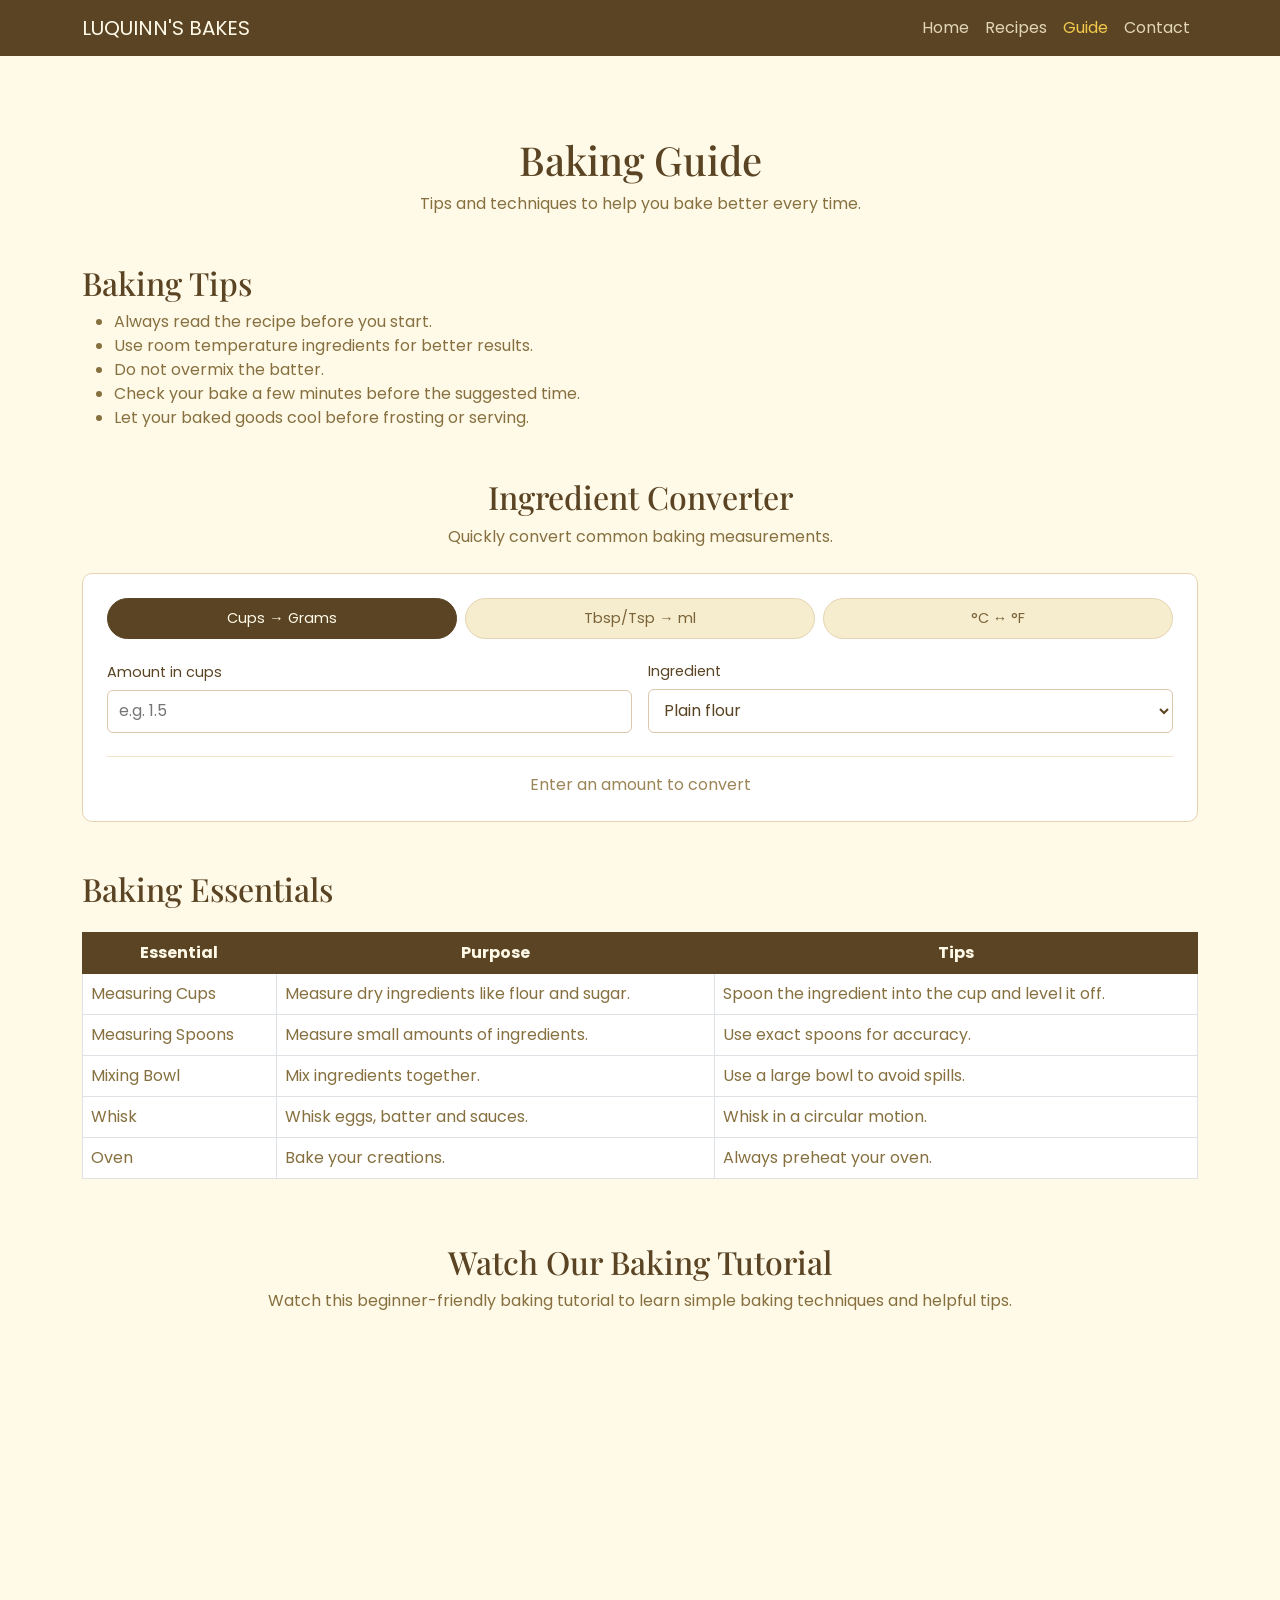
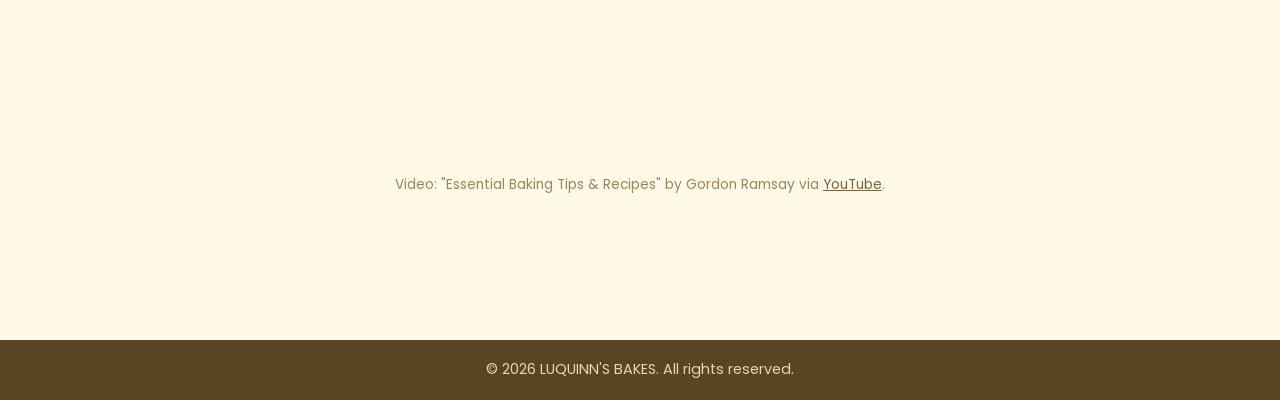
<file: cguide.html>
<!DOCTYPE html>     <!-- Declares this is an HTML5 document -->
<html lang="en">    <!-- states the language is English -->

<head>      <!-- Container for metadata (things about the page that aren't visible content) -->

    <meta charset="UTF-8">      <!-- so special characters (like the → arrows and °C symbol in your converter) display correctly. -->
    <meta name="viewport" content="width=device-width, initial-scale=1.0">      <!-- The responsiveness line. width=device-width makes the page match the device's screen width; initial-scale=1.0 sets zoom to 100%. Without this, Bootstrap's mobile layout wouldn't work -->

    <title>LUQUINN'S BAKES | Guide</title>      <!-- Text shown in the browser tab. -->

    <!-- Bootstrap CSS -->
    <link href="https://cdn.jsdelivr.net/npm/bootstrap@5.3.8/dist/css/bootstrap.min.css" rel="stylesheet">
    <!-- Loads Bootstrap 5's CSS from a CDN (a hosted copy online). rel="stylesheet" says this link is a stylesheet. -->

    <!-- Google Fonts -->
    <link href="https://fonts.googleapis.com/css2?family=Playfair+Display:wght@700&family=Poppins:wght@300;400;500&display=swap" rel="stylesheet">
    <!-- Loads two Google Fonts — Playfair Display (weight 700) and Poppins (weights 300/400/500). display=swap shows a fallback font first, then swaps in the real font when it loads, so text isn't invisible while fonts download. -->

    <link rel="stylesheet" href="css/style.css">
    <!-- Loads your own stylesheet, from the css folder. -->

</head>

<body>

    <!-- Navigation -->

    <nav class="navbar navbar-expand-lg">   <!-- Bootstrap navbar. navbar-expand-lg means: show the full horizontal menu on large screens, collapse it into a hamburger button below "large." -->

        <div class="container">     <!-- Bootstrap container centers the content and gives it a max-width with side margins, so the nav doesn't stretch edge-to-edge. -->

            <a class="navbar-brand" href="ahomepage.html">

                LUQUINN'S BAKES

            </a>
            <!-- The site name/logo link. navbar-brand is Bootstrap's styling for the brand; clicking it goes to the homepage. -->

            <button class="navbar-toggler"
                type="button"
                data-bs-toggle="collapse"
                data-bs-target="#navbarNav">

                <span class="navbar-toggler-icon"></span>

            </button>
            <!-- The hamburger button shown on small screens. data-bs-toggle="collapse" + data-bs-target="#navbarNav" tell Bootstrap's JavaScript: when clicked, show/hide the element with id navbarNav. The <span> is the three-line icon. -->

            <div class="collapse navbar-collapse" id="navbarNav">
                <!-- The menu that collapses. collapse hides it on small screens until the hamburger is tapped; its id matches the button's target. -->

                <ul class="navbar-nav ms-auto">
                    <!-- The list of nav links. ms-auto = "margin-start auto," which pushes the links to the right side of the bar. -->

                    <li class="nav-item">
                        <a class="nav-link" href="ahomepage.html">Home</a>
                    </li>

                    <li class="nav-item">
                        <a class="nav-link" href="brecipes.html">Recipes</a>
                    </li>

                    <li class="nav-item">
                        <a class="nav-link active" href="cguide.html">Guide</a>
                    </li>

                    <li class="nav-item">
                        <a class="nav-link" href="dcontact.html">Contact</a>
                    </li>

                </ul>

            </div>

        </div>

    </nav>

    <main>

        <section class="container my-5 text-center">

            <h1>Baking Guide</h1>

            <p>

                Tips and techniques to help you bake better every time.

            </p>

        </section>
        <!-- The page heading block. container centers it, my-5 adds large vertical margin (top and bottom, Bootstrap spacing scale), text-center centers the text. <h1> is the main page heading (only one per page). -->

        <section class="container my-5">

            <h2>

                Baking Tips

            </h2>

            <ul>

                <li>Always read the recipe before you start.</li>

                <li>Use room temperature ingredients for better results.</li>

                <li>Do not overmix the batter.</li>

                <li>Check your bake a few minutes before the suggested time.</li>

                <li>Let your baked goods cool before frosting or serving.</li>

            </ul>

        </section>
        <!-- The tips section: an <h2> subheading and an unordered list (<ul>) of five <li> items. Plain bulleted list. -->

<!--  INGREDIENT CONVERTER  -->

<section class="container my-5">

    <div class="text-center">

        <h2>Ingredient Converter</h2>

        <p>Quickly convert common baking measurements.</p>

    </div>
    <!-- Converter heading, centered. -->

    <div class="converter">
        <!-- The white card wrapping the whole converter. .converter is styled in style.css (border, padding, rounded corners). -->

        <div class="conv-tabs">
            <button type="button" class="conv-tab active" data-mode="weight">Cups &rarr; Grams</button>
            <button type="button" class="conv-tab" data-mode="volume">Tbsp/Tsp &rarr; ml</button>
            <button type="button" class="conv-tab" data-mode="temp">&deg;C &harr; &deg;F</button>
        </div>
        <!-- The three tab buttons. data-mode is a custom data attribute — your JavaScript reads it to know which panel to show. active marks the default (weight) tab. &rarr;, &harr;, &deg; are HTML entities for → ↔ ° (safer than pasting the raw symbols). A tutor might ask "how does the button know which panel to open?" — answer: the data-mode value. -->

        <!-- Weight: cups -> grams -->
        <div class="conv-panel" id="convWeight">
            <label>Amount in cups
                <input type="number" id="wtCups" min="0" step="0.25" placeholder="e.g. 1.5">
            </label>
            <!-- The weight panel. <label> wraps the text and input together (clicking the label focuses the input). type="number" shows a numeric field; min="0" blocks negatives; step="0.25" lets values change in quarter increments; placeholder is the grey hint text. id="wtCups" is how the JS grabs this input. -->

            <label>Ingredient
                <select id="wtIngredient">
                    <option value="120">Plain flour</option>
                    <option value="200">White sugar</option>
                    <option value="220">Brown sugar (packed)</option>
                    <option value="227">Butter</option>
                    <option value="240">Milk / water</option>
                    <option value="100">Cocoa powder</option>
                </select>
            </label>
            <!-- The ingredient dropdown. This is the important design decision: each <option>'s value is the grams-per-cup for that ingredient (flour 120, sugar 200...). The JS reads that number to convert. Q&A gold: "why a dropdown instead of one conversion?" — because a cup of flour and a cup of sugar weigh different amounts, so grams-per-cup depends on the ingredient. -->

            <p class="conv-result is-empty" id="wtResult">Enter an amount to convert</p>
        </div>
        <!-- Where the result appears. Starts with is-empty (styled lighter/smaller as a hint) and the prompt text; the JS overwrites this with the answer and removes is-empty once you type. -->

        <!-- Volume: tbsp/tsp -> ml -->
        <div class="conv-panel" id="convVolume" hidden>
            <!-- The volume panel. hidden is a plain HTML attribute that hides the element — the JS toggles it so only the active tab's panel shows. Same structure as weight (an amount input, a unit dropdown where value is ml-per-unit: tbsp=15, tsp=5, and a result paragraph). -->

            <label>Amount
                <input type="number" id="volAmount" min="0" step="0.5" placeholder="e.g. 2">
            </label>
            <label>Unit
                <select id="volUnit">
                    <option value="15">Tablespoons (tbsp)</option>
                    <option value="5">Teaspoons (tsp)</option>
                </select>
            </label>
            <p class="conv-result is-empty" id="volResult">Enter an amount to convert</p>
        </div>

        <!-- Temperature: C <-> F -->
        <div class="conv-panel" id="convTemp" hidden>
            <!-- Temperature panel, also hidden. Here the dropdown values are codes (c2f, f2c) rather than numbers — the JS checks which code is selected to decide which formula to run. -->

            <label>Temperature
                <input type="number" id="tempValue" step="1" placeholder="e.g. 180">
            </label>
            <label>Convert
                <select id="tempDir">
                    <option value="c2f">&deg;C to &deg;F</option>
                    <option value="f2c">&deg;F to &deg;C</option>
                </select>
            </label>
            <p class="conv-result is-empty" id="tempResult">Enter a temperature to convert</p>
        </div>

    </div>

</section>

<section class="container my-5">

            <h2 class="mb-4">

                Baking Essentials

            </h2>

            <div class="table-responsive">

                <table class="table table-bordered">
                    <!-- table-responsive makes the table scroll sideways on small screens instead of overflowing. table + table-bordered are Bootstrap table styles (borders on all cells). -->

                    <thead>

                        <tr>

                            <th>Essential</th>

                            <th>Purpose</th>

                            <th>Tips</th>

                        </tr>

                    </thead>
                    <!-- <thead> = table header section; <tr> = table row; <th> = header cell (bold, and semantically "this labels a column"). -->

                    <tbody>

                        <tr>

                            <td>Measuring Cups</td>

                            <td>Measure dry ingredients like flour and sugar.</td>

                            <td>Spoon the ingredient into the cup and level it off.</td>

                        </tr>

                        <tr>

                            <td>Measuring Spoons</td>

                            <td>Measure small amounts of ingredients.</td>

                            <td>Use exact spoons for accuracy.</td>

                        </tr>

                        <tr>

                            <td>Mixing Bowl</td>

                            <td>Mix ingredients together.</td>

                            <td>Use a large bowl to avoid spills.</td>

                        </tr>

                        <tr>

                            <td>Whisk</td>

                            <td>Whisk eggs, batter and sauces.</td>

                            <td>Whisk in a circular motion.</td>

                        </tr>

                        <tr>

                            <td>Oven</td>

                            <td>Bake your creations.</td>

                            <td>Always preheat your oven.</td>

                        </tr>

                    </tbody>
                    <!-- <tbody> = the data rows. Each <tr> is a row; <td> = a normal data cell. Five rows, one per essential. -->

                </table>

            </div>

        </section>

<!--  VIDEO  -->

<section class="container my-5">

    <div class="text-center">

        <h2>Watch Our Baking Tutorial</h2>

        <p class="mb-4">

Watch this beginner-friendly baking tutorial to learn
simple baking techniques and helpful tips.

</p>

    </div>
    <!-- Video heading + description. mb-4 adds margin below the paragraph (this is the gap above the video you asked me to match). -->

    <div class="row justify-content-center">

        <div class="col-lg-8">
            <!-- Bootstrap grid: a row containing one column. col-lg-8 = 8 of 12 grid columns wide on large screens (so the video isn't full width); justify-content-center centers that column horizontally. -->

            <div class="ratio ratio-16x9">

                <iframe
                    src="https://www.youtube.com/embed/320xPox0VF0"
                    title="Baking Tutorial"
                    allow="accelerometer; autoplay; clipboard-write; encrypted-media; gyroscope; picture-in-picture; web-share"
                    allowfullscreen>

                </iframe>

            </div>
            <!-- ratio ratio-16x9 is Bootstrap's trick to keep the video at a 16:9 shape at any width (responsive video). The <iframe> embeds the YouTube video — /embed/ is YouTube's embeddable URL form. allowfullscreen enables the fullscreen button; allow lists permissions the embed may use. -->

            <p class="video-credit">

                Video: "Essential Baking Tips &amp; Recipes" by Gordon Ramsay via
                <a href="https://www.youtube.com/watch?v=320xPox0VF0"
                   target="_blank" rel="noopener">YouTube</a>.

            </p>
            <!-- The credit line. &amp; is the entity for &. target="_blank" opens the link in a new tab; rel="noopener" is a security best-practice that stops the new tab from being able to access your page. .video-credit styling lives in style.css. -->

        </div>

    </div>

</section>

    </main>

    <footer>

        <div class="container text-center">

            <p>

                © 2026 LUQUINN'S BAKES. All rights reserved.

            </p>

        </div>

    </footer>
    <!-- Semantic footer, centered copyright line. Styled brown via footer rules in style.css. -->

    <script src="https://cdn.jsdelivr.net/npm/bootstrap@5.3.8/dist/js/bootstrap.bundle.min.js"></script>
    <!-- Loads Bootstrap's JavaScript — needed for the hamburger menu to open/close. Placed at the end of <body> so the page content loads first (faster perceived load, and the elements exist before the script runs). -->

    <script src="js/script.js"></script>
    <!-- Loads your own JavaScript (the converter logic, tip, validation). Also at the end, after Bootstrap. -->

</body>

</html>
</file>
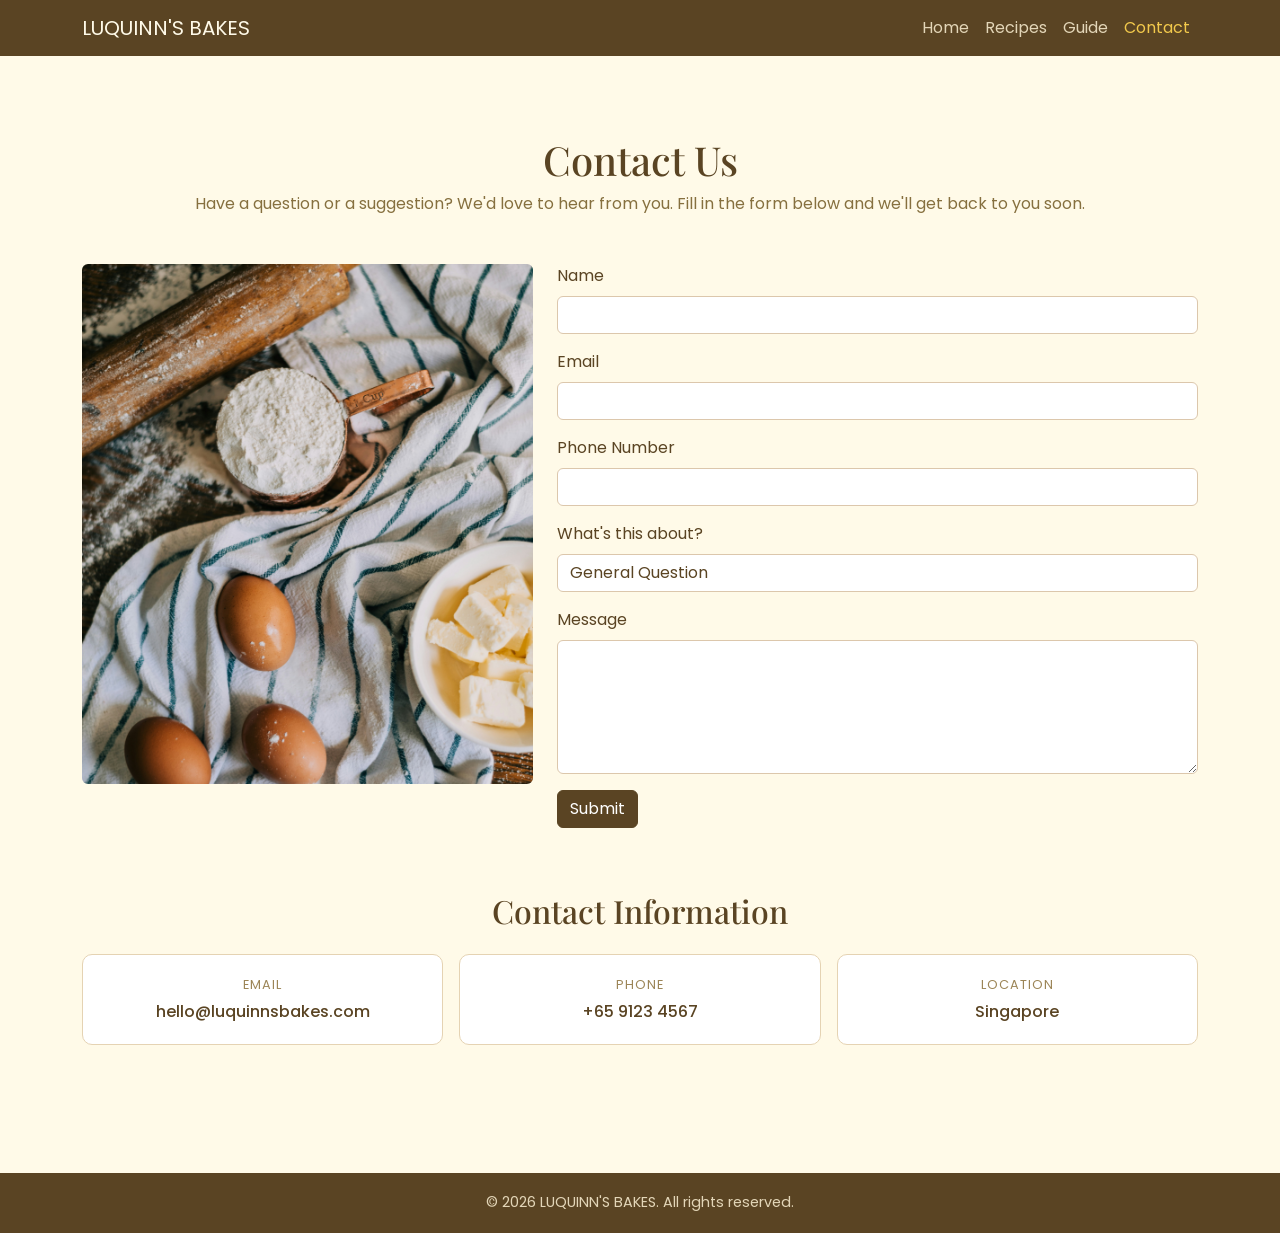
<file: dcontact.html>
<!DOCTYPE html>
<html lang="en">

<head>

    <meta charset="UTF-8">
    <meta name="viewport" content="width=device-width, initial-scale=1.0">

    <title>LUQUINN'S BAKES | Contact</title>

    <!-- Bootstrap CSS -->

    <link href="https://cdn.jsdelivr.net/npm/bootstrap@5.3.8/dist/css/bootstrap.min.css" rel="stylesheet">

    <!-- Google Fonts -->

    <link href="https://fonts.googleapis.com/css2?family=Playfair+Display:wght@700&family=Poppins:wght@300;400;500&display=swap" rel="stylesheet">

    <!-- CSS -->

    <link rel="stylesheet" href="css/style.css">

</head>

<body>

    <!--  NAVBAR  -->

    <nav class="navbar navbar-expand-lg">

        <div class="container">

            <a class="navbar-brand" href="ahomepage.html">

                LUQUINN'S BAKES

            </a>

            <button class="navbar-toggler"
                type="button"
                data-bs-toggle="collapse"
                data-bs-target="#navbarNav">

                <span class="navbar-toggler-icon"></span>

            </button>

            <div class="collapse navbar-collapse" id="navbarNav">

                <ul class="navbar-nav ms-auto">

                    <li class="nav-item">
                        <a class="nav-link" href="ahomepage.html">Home</a>
                    </li>

                    <li class="nav-item">
                        <a class="nav-link" href="brecipes.html">Recipes</a>
                    </li>

                    <li class="nav-item">
                        <a class="nav-link" href="cguide.html">Guide</a>
                    </li>

                    <li class="nav-item">
                        <a class="nav-link active" href="dcontact.html">Contact</a>
                    </li>

                </ul>

            </div>

        </div>

    </nav>

    <main>

        <section class="container my-5">

            <div class="text-center">

                <h1>Contact Us</h1>

                <p>

                    Have a question or a suggestion? We'd love to hear from you.
                    Fill in the form below and we'll get back to you soon.

                </p>

            </div>

        </section>
        <!-- Page intro. container centers and width-limits it; my-5 is large vertical margin; text-center centers the text. <h1> is the page's main heading. The paragraph is the intro line we reworded to signal the "general questions / suggestions" purpose. -->

        <section class="container mb-5">

            <div class="row">
                <!-- A new section holding the image and form side by side. mb-5 is margin-bottom only (no top, so it sits closer to the heading). row starts a Bootstrap grid row. -->

                <!-- IMAGE -->

                <div class="col-lg-5 text-center">

                    <img src="images/contact image.jpg"
                        class="img-fluid rounded contact-img"
                        alt="Contact">

                </div>
                <!-- Left column. col-lg-5 = 5 of 12 grid columns wide on large screens (below "large" it stacks full-width). The <img>: -->
                <!-- src="images/contact image.jpg" — the file path. Flag: this has a space in the filename. It works, but the actual file in your images folder must be named exactly contact image.jpg or the image breaks. -->
                <!-- img-fluid — Bootstrap class making the image scale to fit its container (responsive image). -->
                <!-- rounded — Bootstrap class for rounded corners. -->
                <!-- contact-img — your own class (styled in style.css: caps the height and uses object-fit: cover so the photo fills the space without distorting). -->
                <!-- alt="Contact" — text shown if the image fails to load, and read aloud by screen readers. Rubric point: every image should have alt. -->

                <!-- FORM -->

                <div class="col-lg-7">
                    <!-- Right column, col-lg-7 = 7 of 12 wide. 5 + 7 = 12, so image and form fill the row exactly. -->

                    <form action="eresponse.html"
      method="get"
      onsubmit="return validateForm()">
        <!-- action="eresponse.html" — where the form data is sent when submitted (the response/Thank-You page). -->
        <!--method="get" — how it's sent. GET appends the data to the URL as query parameters (eresponse.html?name=...). Q&A question you should prepare: "why GET?" — it's simple and lets the response page read the values straight from the URL. The honest trade-off: GET puts data in the URL/browser history, so a real contact form would normally use POST.  -->
        <!-- onsubmit="return validateForm()" — when the user submits, run validateForm() (in script.js). If it returns false, the return cancels the submission; if true, the form proceeds. This is how your JavaScript validation hooks into the form. -->

                        <div class="mb-3">

                            <label class="form-label">

                                Name

                            </label>

                            <input
    type="text"
    id="name"
    class="form-control"
    name="name">
    <!-- One field group. mb-3 = margin below it (spacing between fields). <label> is the field caption; form-label is Bootstrap's label styling. The <input>: -->
    <!-- type="text" — a single-line text box. -->
    <!-- id="name" — how validateForm() grabs this field's value (document.getElementById("name")). -->
    <!-- form-control — Bootstrap styling for form inputs (full width, padding, border). -->
    <!-- name="name" — the key used in the URL when submitted (?name=...). Important distinction a tutor may probe: id is for JavaScript to find it; name is what gets sent in the form data. Both happen to be "name" here, but they do different jobs. -->

                        </div>

                        <div class="mb-3">

                            <label class="form-label">

                                Email

                            </label>

                            <input 
                            type="text" 
                            id="email" 
                            class="form-control" 
                            name="email">

    <!-- Email field. type="email" hints to browsers/phones that this is an email (mobile shows an @ keyboard). Your JS also checks it contains "@". -->

                        </div>

                        <div class="mb-3">

                            <label class="form-label">

                                Phone Number

                            </label>

                            <input
                                type="tel"
                                class="form-control"
                                name="phone">

                        </div>
                        <!-- Phone field. type="tel" brings up a numeric keypad on phones. Note: this input has name="phone" but no id — because validateForm() doesn't check phone (it's optional), so it doesn't need an id for JS to find it. It still has name so it's included in the submitted data. -->

                        <div class="mb-3">

                            <label class="form-label">

                                What's this about?

                            </label>

                            <select
                                class="form-select"
                                name="topic">

                                <option>General Question</option>
                                <option>Suggestion / Feedback</option>
                                <option>Recipe Question</option>
                                <option>Website Issue</option>
                                <option>Other</option>

                            </select>

                        </div>
                        <!-- form-select is Bootstrap's dropdown styling. name="topic" is its data key. Each <option> is a choice — here the visible text is the value (no value attribute), so whichever is selected gets sent as topic=General Question, etc. -->

                        <div class="mb-3">

                            <label class="form-label">

                                Message

                            </label>

                            <textarea
    id="message"
    class="form-control"
    rows="5"
    name="message"></textarea>
    <!-- The message box. <textarea> is a multi-line input (vs single-line <input>). rows="5" sets its starting height to 5 lines. Has id="message" because validateForm() checks it isn't empty, and name="message" for submission. -->

                        </div>

                        <button
                            class="btn btn-dark"
                            type="submit">

                            Submit

                        </button>
                        <!-- The submit button. type="submit" triggers the form's submission (and therefore onsubmit/validateForm). btn btn-dark are Bootstrap button styles (your CSS recolors btn-dark brown). -->

                        <p id="response"
   class="mt-3 fw-bold">
   <!-- An empty paragraph where validateForm() writes its error or success message. mt-3 = margin above it; fw-bold = bold text. It starts empty and gets filled by JavaScript. This is the element your validation targets with getElementById("response"). -->

</p>

                    </form>

                </div>

            </div>

        </section>

        <section class="container mb-5">

            <h2 class="text-center mb-4">Contact Information</h2>

            <div class="contact-info">
                <!-- The info section (this replaced the old stranded centered text). .contact-info is your class (styled in style.css as a flex row that wraps). -->

                <div class="contact-item">
                    <span class="contact-label">Email</span>
                    <span class="contact-value">hello@luquinnsbakes.com</span>
                </div>

                <div class="contact-item">
                    <span class="contact-label">Phone</span>
                    <span class="contact-value">+65 9123 4567</span>
                </div>

                <div class="contact-item">
                    <span class="contact-label">Location</span>
                    <span class="contact-value">Singapore</span>
                </div>

            </div>
            <!-- One info card. .contact-item styles it as a bordered white box; the two <span>s hold a small uppercase label and the value below it (styled by .contact-label and .contact-value). <span> is an inline container with no meaning of its own — just a styling hook. The Phone and Location cards repeat this exact structure. -->

        </section>

    </main>

    <footer>

        <div class="container text-center">

            <p>

                © 2026 LUQUINN'S BAKES. All rights reserved.

            </p>

        </div>

    </footer>

    <script src="https://cdn.jsdelivr.net/npm/bootstrap@5.3.8/dist/js/bootstrap.bundle.min.js"></script>

    <script src="js/script.js"></script>

</body>

</html>
</file>
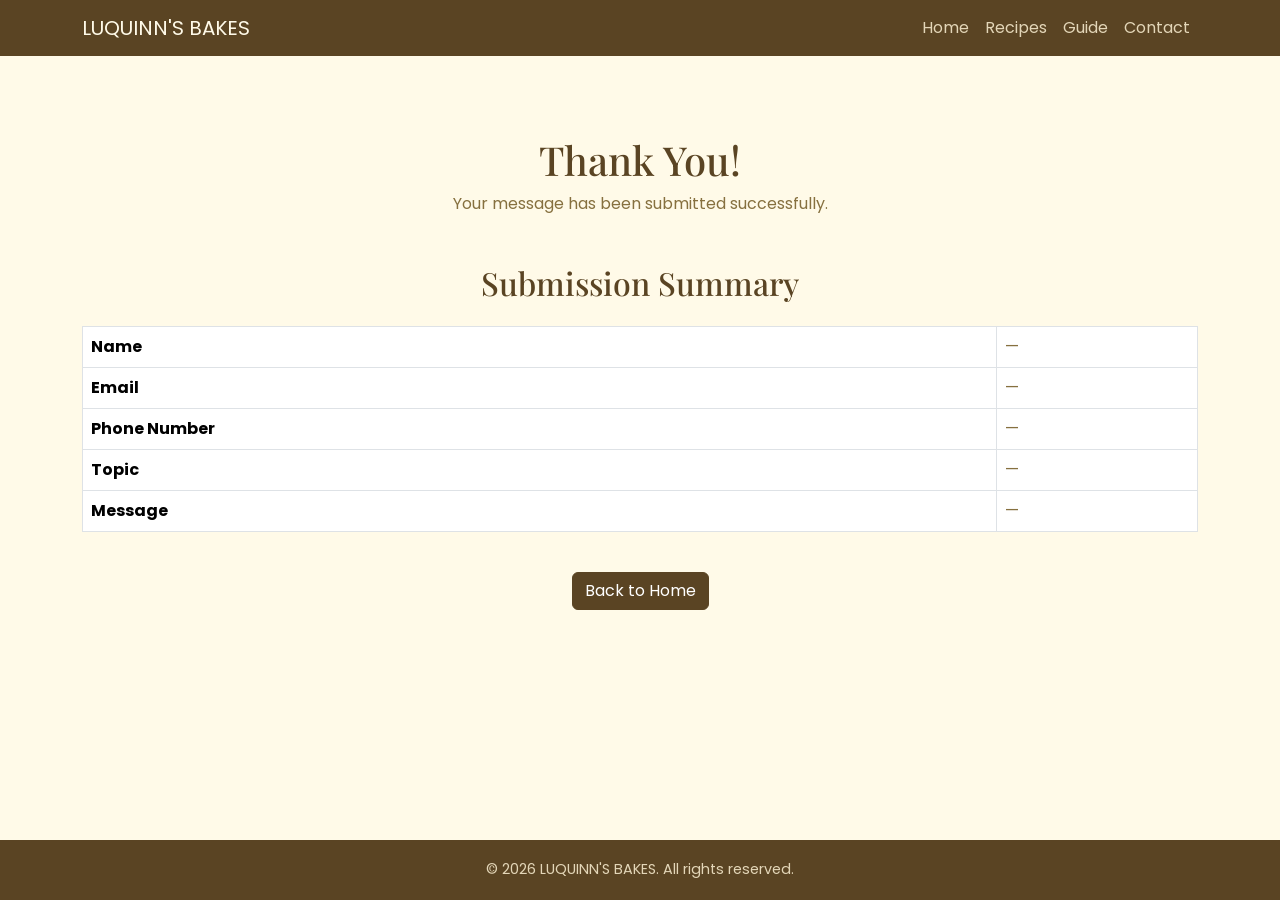
<file: eresponse.html>
<!DOCTYPE html>
<html lang="en">

<head>

    <meta charset="UTF-8">
    <meta name="viewport" content="width=device-width, initial-scale=1.0">

    <title>LUQUINN'S BAKES | Response</title>

    <!-- Bootstrap CSS -->
    <link href="https://cdn.jsdelivr.net/npm/bootstrap@5.3.8/dist/css/bootstrap.min.css" rel="stylesheet">

    <!-- Google Fonts -->
    <link href="https://fonts.googleapis.com/css2?family=Playfair+Display:wght@700&family=Poppins:wght@300;400;500&display=swap" rel="stylesheet">

    <!-- CSS -->
    <link rel="stylesheet" href="css/style.css">

</head>

<body>

    <!--  NAVBAR  -->

    <nav class="navbar navbar-expand-lg">

        <div class="container">

            <a class="navbar-brand" href="ahomepage.html">

                LUQUINN'S BAKES

            </a>

            <button class="navbar-toggler"
                type="button"
                data-bs-toggle="collapse"
                data-bs-target="#navbarNav">

                <span class="navbar-toggler-icon"></span>

            </button>

            <div class="collapse navbar-collapse" id="navbarNav">

                <ul class="navbar-nav ms-auto">

                    <li class="nav-item">
                        <a class="nav-link" href="ahomepage.html">Home</a>
                    </li>

                    <li class="nav-item">
                        <a class="nav-link" href="brecipes.html">Recipes</a>
                    </li>

                    <li class="nav-item">
                        <a class="nav-link" href="cguide.html">Guide</a>
                    </li>

                    <li class="nav-item">
                        <a class="nav-link" href="dcontact.html">Contact</a>
                    </li>

                </ul>

            </div>

        </div>

    </nav>

    <main>

        <section class="container my-5 text-center">

            <h1>

                Thank You!

            </h1>

            <p>

                Your message has been submitted successfully.

            </p>

        </section>
        <!-- The confirmation message. container centers and width-limits; my-5 large vertical margin; text-center centers the text. <h1> is the page's main heading. This is static text — it always says "Thank You!" regardless of what was submitted. -->

        <section class="container mb-5">

            <h2 class="text-center mb-4">

                Submission Summary

            </h2>
            <!-- Section holding the results table. mb-5 = margin below; the <h2> is centered with mb-4 (margin below the heading). -->

            <div class="table-responsive">
                <!-- table-responsive lets the table scroll sideways on small screens instead of overflowing. -->

                <table class="table table-bordered">
                    <!-- table table-bordered are Bootstrap table styles (borders on every cell). -->

                    <tbody>
                    <!-- The table body. Notice there's no <thead> here — unlike the Baking Essentials table on the guide page. That's deliberate: this table has no column headings across the top. Instead, each row is a label-and-value pair, so the "headers" run down the left side. -->

                        <tr>

                            <th>Name</th>

                            <td id="displayName"></td>

                        </tr>
                        <!-- <th>Name</th> — a header cell used as the row label on the left. <th> isn't only for the top of a table; used at the start of a row it labels that row. -->
                        <!-- <td id="displayName"></td> — a data cell that is empty in the HTML. The id is the hook your JavaScript uses to find this cell and fill it. This is the critical bit: the page ships blank, and script.js writes the submitted value in here. -->

                        <tr>

                            <th>Email</th>

                            <td id="displayEmail"></td>

                        </tr>

                        <tr>

                            <th>Phone Number</th>

                            <td id="displayPhone"></td>

                        </tr>

                        <tr>

                            <th>Topic</th>

                            <td id="displayTopic"></td>

                        </tr>

                        <tr>

                            <th>Message</th>

                            <td id="displayMessage"></td>

                        </tr>
                        <!-- The same pattern repeated for the other four fields. -->
                        <!-- Each has a left-side label (<th>) and an empty <td> with a unique id: displayEmail, displayPhone, displayTopic, displayMessage. -->
                        <!-- These five ids exactly match what script.js looks for — that's how the data lands in the right rows. -->

                    </tbody>

                </table>

            </div>
            <!-- Closes the table body, table, and the responsive wrapper. -->

            <div class="text-center mt-4">

                <a href="ahomepage.html"
                    class="btn btn-dark">

                    Back to Home

                </a>

            </div>
            <!-- A centered link styled as a button (btn btn-dark — Bootstrap button, recolored brown by your CSS). -->
            <!-- mt-4 = margin above it. It's an <a> (link), not a <button> — because it just navigates to another page rather than submitting anything. -->
            <!-- Small Q&A-worthy distinction: use <a> for "go somewhere," <button> for "do something." -->

        </section>

    </main>
    <!-- Closes the section and <main>. -->

    <footer>

        <div class="container text-center">

            <p>

                © 2026 LUQUINN'S BAKES. All rights reserved.

            </p>

        </div>

    </footer>

    <!-- Bootstrap JS -->

    <script src="https://cdn.jsdelivr.net/npm/bootstrap@5.3.8/dist/js/bootstrap.bundle.min.js"></script>

    <!-- Custom JS -->

    <script src="js/script.js"></script>

</body>

</html>
</file>
<file: css/style.css>
/* LUQUINN'S BAKES - Shared Stylesheet */

/* BASICS */ 
/* A rule is selector { property: value; } — "find these elements, apply these styles." */ 
/* A selector targets elements: .classname targets a class, tagname targets a tag, #id targets an id. */ 
/* var(--name) pulls in a CSS variable defined at the top. */

/* Colour Variables */

:root{

    --cream:#FFFAE8;
    --brown:#5A4423;
    --brown-light:#86703F;
    --yellow:#F2C94C;
    --bar-text:#E3D6B8;

}
/* :root is the whole document. Variables defined here (the --name syntax) are usable everywhere via var(--name). */

/* Page Basics */

body{

    background-color:var(--cream);
    color:var(--brown-light);
    font-family:'Poppins', Arial, sans-serif;

}

h1,
h2,
h3,
h4{

    color:var(--brown);
    font-family:'Playfair Display', Georgia, serif;

}
/* The comma-separated selector applies one rule to multiple tags. */

main{

    padding-top:2rem;
    padding-bottom:3rem;

}
/* Space inside the top and bottom of <main> so content isn't cramped. 
rem scales with the base font size (1rem ≈ 16px). */

/* Navigation */

.navbar{

    background-color:var(--brown);

}

.navbar-brand{

    color:var(--cream);
    transition:color 0.2s;

}

.navbar-brand:hover{

    color:var(--yellow);

}
/* the brand/logo turns yellow when hovered. transition makes the colour fade smoothly over 0.2s. */

.navbar .nav-link{

    color:var(--bar-text);

}
/* normal links are blue, bar-text changes the link color to #E3D6B8 
.navbar .nav-link (with a space) = "a nav-link inside a navbar." */

.navbar .nav-link.active{

    color:var(--yellow);

}
/* the active link (current page) is yellow.
.nav-link.active (no space) = an element with both classes at once. */

/* Buttons */

.btn-dark{

    background-color:var(--brown);
    border:1px solid var(--brown);

}

.btn-dark:hover{

    background-color:var(--brown-light);
    border-color:var(--brown-light);

}
/* :hover is a pseudo-class, applies only when the mouse is over the element. 
So buttons lighten on hover, giving feedback. */

/* Tables */

.table{

    background:white;

}

.table thead th{

    background-color:var(--brown);
    color:var(--cream);
    border:1px solid var(--brown);
    text-align:center;

}
/* .table thead th targets header cells inside the head, brown background, cream text, centred. */

.table td{

    color:var(--brown-light);
    vertical-align:middle;

}
/* .table td = data cells, with vertical-align:middle centring text vertically in taller rows. */ 

/* ===== Forms ===== */

.form-label{

    color:var(--brown);

}

.form-control,          /* .form-control (text inputs) and .form-select (dropdowns) get white backgrounds and a soft border. */
.form-select{

    background:white;
    border:1px solid #DCC7AC;
    color:var(--brown);

}

.form-control:focus,    /* .form-control (text inputs) and .form-select (dropdowns) get white backgrounds and a soft border. */
.form-select:focus{

    border:1px solid var(--yellow);
    box-shadow:none;

}
/* :focus is a pseudo-class for when a field is clicked into, 
the border turns yellow and Bootstrap's default glow (box-shadow) is removed. 
:focus = active field, pairs with :hover. */

/* Sticky footer (keeps footer at bottom on short pages) */

html, body{

    height:100%;

}

body{

    display:flex;
    flex-direction:column;
    min-height:100vh;

}
/* It makes the body a vertical flexbox (display:flex; flex-direction:column) 
at least the full screen height (min-height:100vh 100% of the viewport). */

main{

    flex:1 0 auto;

}
/* main gets flex:1 0 auto, meaning it grows to fill leftover space. */

footer{

    flex-shrink:0;

}
/* footer gets flex-shrink:0 so it never shrinks. */

/* Net effect: on short pages, main expands to push the footer to the bottom of the screen instead of it floating mid-page. */

/* Footer */

footer{

    width:100%;
    background-color:var(--brown);
    color:var(--bar-text);
    padding:1.2rem;
    margin-top:2rem;

}

footer p{

    margin:0;
    font-size:0.9rem;

}

/* The footer's look (separate from its positioning above): full width, brown background, muted text, internal padding, space above. 
footer p removes default paragraph margin and slightly shrinks the font. */

/* Cards */

.card{

    border:1px solid #E5D3B3;
    border-radius:12px;

}
/* border-radius:12px rounds all corners. */

.card-img-top{

    border-radius:12px 12px 0 0;
    border-bottom:1px solid #E5D3B3;

}
/* On the image, 12px 12px 0 0 rounds only the top two corners (values go top-left, top-right, bottom-right, bottom-left) 
so it sits flush with the body below. */

.card-body{

    padding:40px;

}
/* padding:40px gives generous internal space. */

.card-title{

    color:var(--brown);

}

.card img{

    width:100%;
    height:300px;
    object-fit:cover;
    border-radius:10px;

}
/* object-fit:cover crops the image to fill the box without distorting it (vs stretching). */

.card .col-lg-8{

    padding-left:20px;

}

.card .row{

    align-items:flex-start;

}
/* Fine-tuning inside cards: padding on a column, top-aligning row content (align-items:flex-start), heading sizes, and list spacing */

.card h2{

    color:var(--brown);
    font-size:28px;
    margin-bottom:10px;

}

.card h4{

    font-size:22px;
    font-weight:bold;
    margin-bottom:15px;

}

.card ul,
.card ol{

    padding-left:20px;

}

.card li{

    font-size:15px;
    line-height:1.7;
    margin-bottom:6px;

}
/* line-height:1.7 = space between lines (1.7× the font size) for readability. */

#cake,
#cookies,
#muffins,
#rolls,
#pie{

    scroll-margin-top:90px;

}
/* Targets those five ids (recipe sections). scroll-margin-top:90px means when you jump to one via an anchor link, 
it stops 90px lower so the fixed navbar doesn't cover the heading. #name is an id selector. */

/* ===== Recipe Section ===== */

.featured-text{

    padding-left:40px;

}
/* .featured-text indents the text column next to the featured image. */

.text-muted{

    margin-bottom:30px;

}
/* .text-muted adds spacing below muted text. */

/* Smooth Scrollin */

html{

    scroll-behavior:smooth;

}
/* scroll-behavior:smooth makes anchor-link jumps glide instead of snapping. */

/* Responsive */

@media (max-width:992px){

    .featured-text{

        padding-left:0;
        padding-top:25px;

    }

    .card h2{

        font-size:1.6rem;

    }

}
/* A media query: rules that only apply under a condition. 
max-width:992px = "on screens 992px wide or narrower" (tablets/phones). 
Here: remove the featured-text indent (since columns stack at that width) and shrink card headings. */


/* 
   RELOCATED COMPONENT STYLES
   Moved here from inline <style> blocks in the HTML pages so that
   all CSS lives in one external stylesheet (easier to maintain).
 */

/* Recipe cards (used on brecipes.html) */
/* Simplified recipe cards */

        .simple-recipe{
            background:#fff;
            border:1px solid #E5D3B3;
            border-radius:8px;
            overflow:hidden;                        /* overflow:hidden so nothing (like the image corners) spills past the rounded edges. */
        }

        .simple-recipe .sr-head{ display:flex; }    /* .sr-head is a flexbox row which puts the image + title side by side. */

        .simple-recipe .sr-img{                     /* fixed 210px wide, .sr-img is a fixed 210px-wide image */
            width:210px; flex-shrink:0;             /* flex-shrink:0 stops it shrinking */
            object-fit:cover;                       /* object-fit:cover crops it to fill */
            align-self:stretch;                     /* align-self:stretch makes it stretch to the row's full height; */
            min-height:150px;                       /* min-height:150px sets a floor */                                                 
        }
        
        .simple-recipe .sr-headtext{
            flex:1; padding:1.5rem 1.75rem;         /* flex:1 = take the remaining width. */
            display:flex; flex-direction:column; justify-content:center;
            border-bottom:1px solid #E5D3B3;
        }
        /* The title/meta area beside the image: padded, 
        a vertical flexbox that centres its content vertically (justify-content:center), 
        with a divider line under it. */

        .simple-recipe .sr-headtext h2{             /* Recipe title. */
            color:#5A4423;                       
            font-size:1.7rem; 
            margin-bottom:.4rem;
        }

        .simple-recipe .sr-meta{                    /* The difficulty/time/makes line under the title. */
            color:#86703F; 
            font-size:.92rem; 
            margin:0; 
        }

        .simple-recipe .sr-body{ 
            display:grid;                           /* The Ingredients/Method area is a grid with two equal columns. */
            grid-template-columns:1fr 1fr;          /* 1fr 1fr = "two columns, each one fraction (equal share) of the width." */
        }

        .simple-recipe .sr-col:first-child{         /* :first-child targets only the first column (Ingredients), giving it a right border, the divider line between the two columns. */
            border-right:1px solid #E5D3B3; 
        }

        .simple-recipe .sr-col{ 
            padding:1.5rem 1.75rem; 
        } 

        .simple-recipe .sr-col h3{
            color:#5A4423; 
            font-size:1.2rem; 
            margin-bottom:1rem;
            padding-bottom:.5rem; 
            border-bottom:1px 
            solid #E5D3B3;
        }

        .simple-recipe .sr-col ul,
        .simple-recipe .sr-col ol{ padding-left:1.2rem; margin:0; }
        .simple-recipe .sr-col li{
            margin-bottom:.5rem; 
            color:#5A4423; 
            font-size:.95rem; 
            line-height:1.6;        /* line-height:1.6 spaces the lines for readability. */
        }

        @media (max-width:640px){
            .simple-recipe .sr-head{ flex-direction:column; }
            .simple-recipe .sr-img{ width:100%; height:200px; }
            .simple-recipe .sr-body{ grid-template-columns:1fr; }
            .simple-recipe .sr-col:first-child{
                border-right:0; border-bottom:1px solid #E5D3B3;
            }
        }

        /* Responsive for phones (≤640px): stack the header vertically (image above title), 
        make the image full-width, collapse the two grid columns into one (1fr), 
        and switch the Ingredients divider from a right border to a bottom border (since the columns are now stacked). */

/* Ingredient converter + video credit (used on cguide.html) */
/* Ingredient converter */

        .converter{
            max-width:none;         /* max-width:none = full width (same as table width) */
            margin:1.5rem 0 0;      /* margin:1.5rem 0 0 = space on top only. */
            background:#fff; 
            border:1px solid #E5D3B3;
            border-radius:10px; 
            padding:1.5rem;
        }

        .conv-tabs{ 
            display:flex; 
            flex-wrap:wrap;         /* The tab-button row: a flexbox that wraps to a new line if the buttons don't fit, with gaps between them. */
            gap:.5rem; 
            margin-bottom:1.4rem; 
        }
        
        .conv-tab{
            flex:1;                                     /* flex:1 = share width equally */
            min-width:120px;                            /* min-width:120px keeps them from getting too narrow. */
            padding:.55rem .5rem; 
            cursor:pointer;                             /* cursor:pointer shows a hand cursor. */
            background:#F6EDCE; 
            color:#7A6338;
            border:1px solid #E5D3B3; 
            border-radius:999px;                        /* border-radius:999px makes fully-rounded pill ends. */
            font-size:.9rem; 
            font-family:inherit;                        /* font-family:inherit uses the page font (buttons default to their own). */
            transition:background .15s, color .15s;     /* transition:background .15s, color .15s animates background and colour changes over 0.15 seconds, so hover/active changes fade smoothly. */
        }

        .conv-tab:hover{ 
            background:#EFE0BC;                       /* Hover slightly darkens the tab. */
        }

        .conv-tab.active{                               /* The active tab (class set by your JavaScript) turns solid brown with cream text, so the selected one stands out. */
            background:#5A4423; 
            color:#FFFAE8; 
            border-color:#5A4423; 
        }

        .conv-panel{ 
            display:flex; 
            flex-wrap:wrap; 
            gap:1rem; 
            align-items:flex-end;                       /* align-items:flex-end makes each panel a flexbox row of inputs, bottom-aligned */
        }

        .conv-panel[hidden]{ display:none !important; } /* [hidden] targets any panel that has the hidden attribute and forces it invisible with !important */
        
        .conv-panel label{                              /* Each label stacks its caption above its input (flex-direction:column) and shares width with the others. */
            flex:1; min-width:150px;
            display:flex; flex-direction:column; gap:.35rem;
            color:#5A4423; font-size:.9rem;
        }

        .conv-panel input, .conv-panel select{
            padding:.55rem .7rem;
            border:1px solid #DCC7AC; border-radius:6px;
            font-size:1rem; font-family:inherit; color:#5A4423; background:#fff;
        }

        .conv-panel input:focus, .conv-panel select:focus{
            outline:none; border-color:#E0A92E;
        }

        .conv-result{
            flex-basis:100%;                    /* flex-basis:100% forces it onto its own full-width row below the inputs. Big, centred, bold, with a divider line above */
            margin:.4rem 0 0; 
            text-align:center;
            font-size:1.4rem; 
            color:#5A4423; 
            font-weight:500;
            padding-top:1rem; 
            border-top:1px solid #F0E4C6;
        }

        .conv-result.is-empty{                  /* .is-empty (added/removed by your JavaScript) makes the starting prompt smaller and lighter so it reads as a hint, not a result. */
            font-size:1rem; color:#9C8557; font-weight:400;
        }

        .video-credit{                          /* The small centred credit line under the guide video, with a brown link. */
            text-align:center;
            font-size:.85rem;
            color:#9C8557;
            margin-top:1.5rem;
        }
        
        .video-credit a{ color:#7A6338; }

/* Contact page layout (used on dcontact.html) */
/* Contact page layout */

        .contact-img{
            width:100%;
            max-height:520px;
            object-fit:cover;                   /* object-fit:cover is cropped to fill. The height cap stops a tall photo from towering over the form. */
        }

        .contact-info{
            display:flex;
            flex-wrap:wrap;
            gap:1rem;
            justify-content:center;
        }

        .contact-item{
            flex:1;
            min-width:200px;
            background:#fff;
            border:1px solid #E5D3B3;
            border-radius:10px;
            padding:1.25rem 1rem;
            text-align:center;
            display:flex;
            flex-direction:column;
            gap:.35rem;
        }

        .contact-label{
            font-size:.8rem;
            text-transform:uppercase;   /* text-transform:uppercase forces capital letters; */
            letter-spacing:.08em;       /* letter-spacing:.08em widens the gaps between letters and the value below it. */
            color:#9C8557;
        }

        .contact-value{
            font-size:1rem;
            color:#5A4423;
            font-weight:500;
        }

/* About Us section: wider gap between image and text */
/* Only on large screens (>=992px) where the two columns sit side by side.
   Below that they stack, so no left indent is needed. */

@media (min-width:992px){
    .about-section .col-lg-7{
        padding-left:3rem;
    }
}

/* The About Us spacing. 
Note min-width:992px = "on large screens and up" (opposite of your max-width queries). 
It adds left padding to the About text column, but only when image and text are side by side; below 992px they stack, so no indent applies. */ 

/* Homepage on mobile */

@media (max-width:991px){
    /* the rules inside @media only apply when the screen is 991px wide or narrower */

    .row.align-items-center > [class*="col-"]{
    /* .row.align-items-center — an element with both the row and align-items-center classes (no space between them = same element). */
    /* [class*="col-"] is an attribute selector, any element whose class attribute contains the text "col-". */
        margin-bottom:1.5rem;
    }
    .row.align-items-center > [class*="col-"]:last-child{
    /* This removes the bottom margin from the last column in each row, :last-child is a pseudo-class meaning "only the final one." */
        margin-bottom:0;
    }

    .featured-text{
    /* pads the Featured Bake text so it doesn't touch the screen edge when stacked */
        padding-left:1rem;
        padding-right:1rem;
    }

    main{
    /* remove main's top padding on mobile so content can sit higher */
        padding-top:0;
    }
    main > section:first-of-type{
    /* the first section inside main (the hero) — pull it up near the nav, with a small cushion */
        margin-top:0;
        padding-top:0.5rem;
    }
}
</file>
